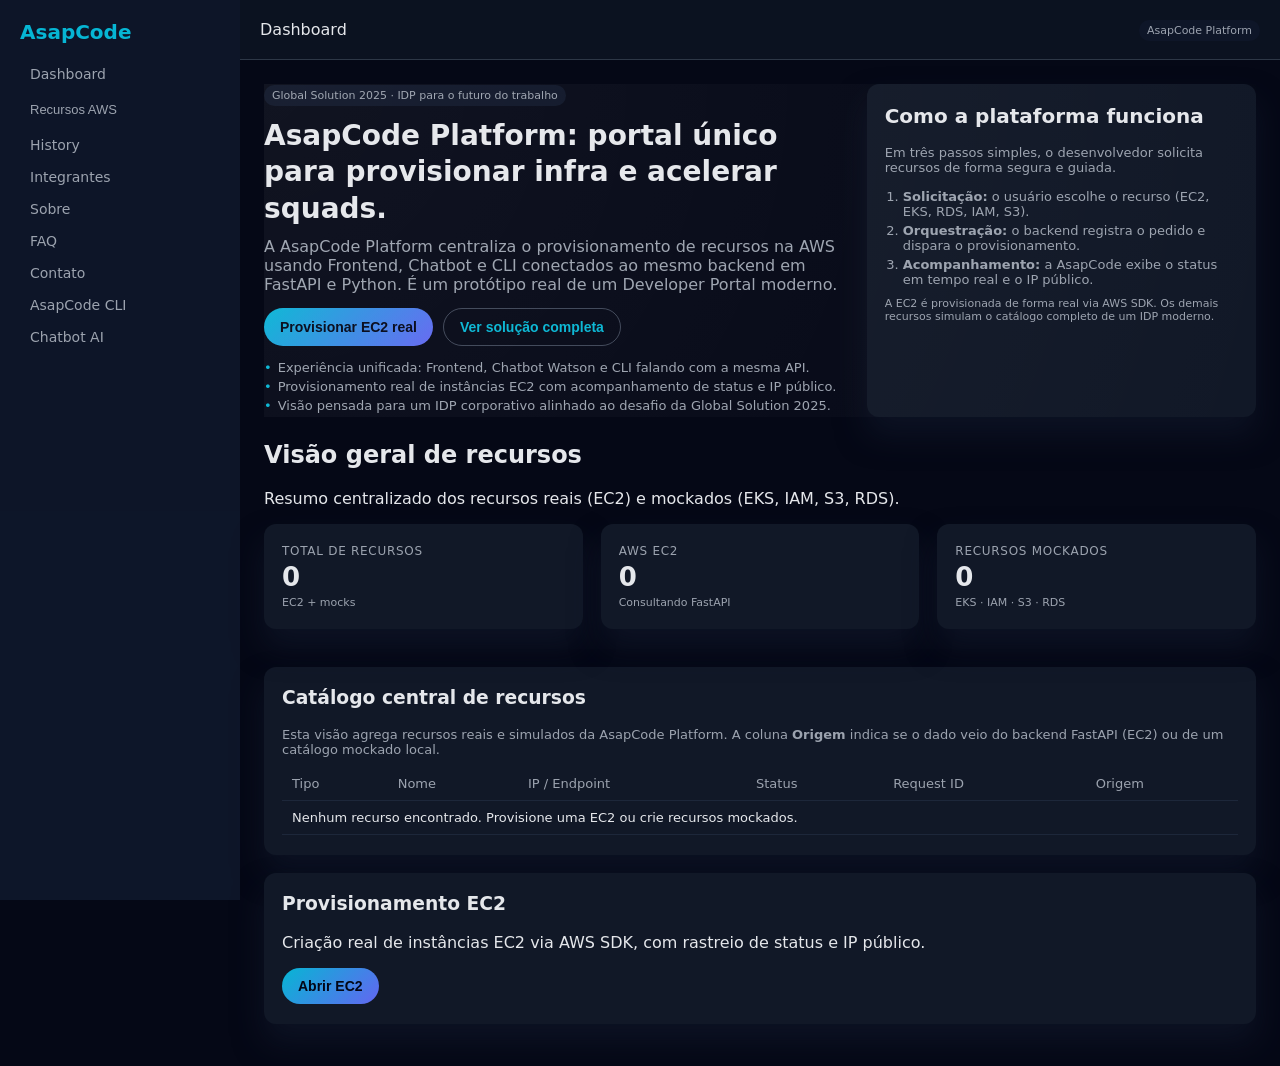
<file: index.html>
<!DOCTYPE html>
<html lang="pt-BR">
<head>
  <meta charset="UTF-8" />
  <meta name="viewport" content="width=device-width, initial-scale=1.0" />
  <title>Dashboard · AsapCode Platform</title>
  <link rel="stylesheet" href="css/style.css" />
  <link rel="stylesheet" href="css/menu-responsive.css" />
</head>
<body>
  <div class="hamburger" onclick="toggleMenu()">☰</div>
  <aside class="sidebar" id="sidebar">
    <h2>AsapCode</h2>
    <a href="index.html">Dashboard</a>
    <div class="sidebar-section">
      <button class="sidebar-section-toggle" type="button">
        <span>Recursos AWS</span>
        <span class="sidebar-section-arrow"></span>
      </button>
      <div class="sidebar-submenu">
        <a href="pages/ec2.html">EC2</a>
        <a href="pages/eks.html">EKS</a>
        <a href="pages/rds.html">RDS</a>
        <a href="pages/iam.html">IAM Roles</a>
        <a href="pages/s3.html">S3</a>
      </div>
    </div>
    <a href="pages/history.html">History</a>
    <a href="pages/integrantes.html">Integrantes</a>
    <a href="pages/sobre.html">Sobre</a>
    <a href="pages/faq.html">FAQ</a>
    <a href="pages/contato.html">Contato</a>
    <a href="pages/solution-01.html">AsapCode CLI</a>
    <a href="pages/solution-02.html">Chatbot AI</a>
  </aside>
  <header class="topbar">
    <div>Dashboard</div>
    <div><span class="badge">AsapCode Platform</span></div>
  </header>
  <!-- Área principal da página -->
<main class="main">
  <section class="hero">
    <div class="hero-text">
      <span class="badge">Global Solution 2025 · IDP para o futuro do trabalho</span>
      <h1>AsapCode Platform: portal único para provisionar infra e acelerar squads.</h1>
      <p>
        A AsapCode Platform centraliza o provisionamento de recursos na AWS usando Frontend, Chatbot
        e CLI conectados ao mesmo backend em FastAPI e Python. É um protótipo real de um
        Developer Portal moderno.
      </p>
      <div class="hero-actions">
        <button class="btn" onclick="window.location.href='pages/ec2.html'">
          Provisionar EC2 real
        </button>
        <button class="btn btn-outline" onclick="window.location.href='pages/solution-01.html'">
          Ver solução completa
        </button>
      </div>
      <ul class="hero-highlights">
        <li>Experiência unificada: Frontend, Chatbot Watson e CLI falando com a mesma API.</li>
        <li>Provisionamento real de instâncias EC2 com acompanhamento de status e IP público.</li>
        <li>Visão pensada para um IDP corporativo alinhado ao desafio da Global Solution 2025.</li>
      </ul>
    </div>
    <div class="hero-panel">
      <div class="card hero-card">
        <h2>Como a plataforma funciona</h2>
        <p class="hero-caption">
          Em três passos simples, o desenvolvedor solicita recursos de forma segura e guiada.
        </p>
        <ol class="hero-steps">
          <li><strong>Solicitação:</strong> o usuário escolhe o recurso (EC2, EKS, RDS, IAM, S3).</li>
          <li><strong>Orquestração:</strong> o backend registra o pedido e dispara o provisionamento.</li>
          <li><strong>Acompanhamento:</strong> a AsapCode exibe o status em tempo real e o IP público.</li>
        </ol>
        <p class="hero-footnote">
          A EC2 é provisionada de forma real via AWS SDK. Os demais recursos simulam o catálogo
          completo de um IDP moderno.
        </p>
      </div>
    </div>
  </section>
  <section class="section">
    <div class="section-header">
      <h2>Visão geral de recursos</h2>
      <p class="section-subtitle">Resumo centralizado dos recursos reais (EC2) e mockados (EKS, IAM, S3, RDS).</p>
    </div>
    <div class="row">
      <div class="col-33">
        <div class="card metric-card">
          <div class="metric-label">Total de recursos</div>
          <div class="metric-value" id="metricTotal">0</div>
          <div class="metric-hint">EC2 + mocks</div>
        </div>
      </div>
      <div class="col-33">
        <div class="card metric-card">
          <div class="metric-label">AWS EC2</div>
          <div class="metric-value" id="metricEc2">0</div>
          <div class="metric-hint">Consultando FastAPI</div>
        </div>
      </div>
      <div class="col-33">
        <div class="card metric-card">
          <div class="metric-label">Recursos mockados</div>
          <div class="metric-value" id="metricMock">0</div>
          <div class="metric-hint">EKS · IAM · S3 · RDS</div>
        </div>
      </div>
    </div>
    <!-- Card de conteúdo -->
<div class="card" style="margin-top:20px; overflow:auto;">
      <h3 style="margin-top:0;">Catálogo central de recursos</h3>
      <p style="font-size:13px;color:var(--muted);margin-bottom:10px;">
        Esta visão agrega recursos reais e simulados da AsapCode Platform. A coluna <strong>Origem</strong> indica se
        o dado veio do backend FastAPI (EC2) ou de um catálogo mockado local.
      </p>
      <table class="table" id="resourceTable">
        <thead>
          <tr>
            <th>Tipo</th>
            <th>Nome</th>
            <th>IP / Endpoint</th>
            <th>Status</th>
            <th>Request ID</th>
            <th>Origem</th>
          </tr>
        </thead>
        <tbody id="resourceTableBody">
          <tr>
            <td colspan="6">Carregando recursos...</td>
          </tr>
        </tbody>
      </table>
    </div>
  </section>
<div class="row">
  <div class="col-33">
    <!-- Card de conteúdo -->
<div class="card">
      <h3>Provisionamento EC2</h3>
      <p>Criação real de instâncias EC2 via AWS SDK, com rastreio de status e IP público.</p>
      <button class="btn" onclick="window.location.href='pages/ec2.html'">Abrir EC2</button>
    </div>
</main>
  <script src="js/mock-resources.js"></script>
  <script src="js/dashboard.js"></script>
  <script src="js/menu.js"></script>
</body>
</html>
</file>
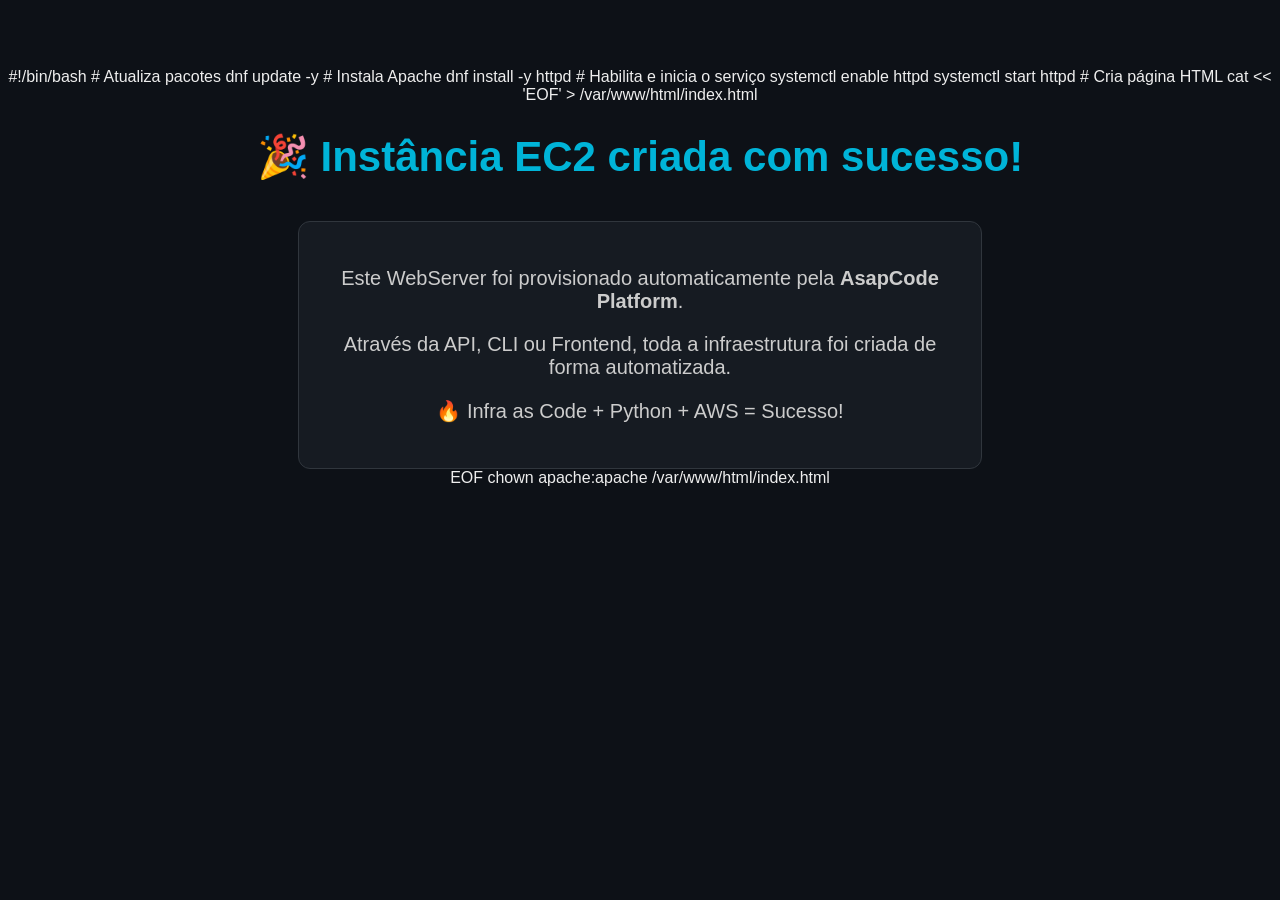
<file: examples_test/user-data.html>
#!/bin/bash
# Atualiza pacotes
dnf update -y
# Instala Apache
dnf install -y httpd
# Habilita e inicia o serviço
systemctl enable httpd
systemctl start httpd
# Cria página HTML
cat << 'EOF' > /var/www/html/index.html
<!DOCTYPE html>
<html lang="pt-br">
<head>
    <meta charset="UTF-8">
    <title>AsapCode Platform - WebServer</title>
    <style>
        body {
            font-family: Arial, sans-serif;
            background: #0d1117;
            color: #eee;
            text-align: center;
            padding-top: 60px;
        }
        h1 { color: #00b4d8; font-size: 42px; }
        p  { color: #ccc; font-size: 20px; }
        .box {
            margin: auto;
            margin-top: 40px;
            width: 50%;
            padding: 25px;
            border-radius: 12px;
            background: #161b22;
            border: 1px solid #30363d;
        }
    </style>
</head>
<body>
    <h1>🎉 Instância EC2 criada com sucesso!</h1>
    <div class="box">
        <p>Este WebServer foi provisionado automaticamente pela <strong>AsapCode Platform</strong>.</p>
        <p>Através da API, CLI ou Frontend, toda a infraestrutura foi criada de forma automatizada.</p>
        <p>🔥 Infra as Code + Python + AWS = Sucesso!</p>
    </div>
</body>
</html>
EOF
chown apache:apache /var/www/html/index.html
</file>
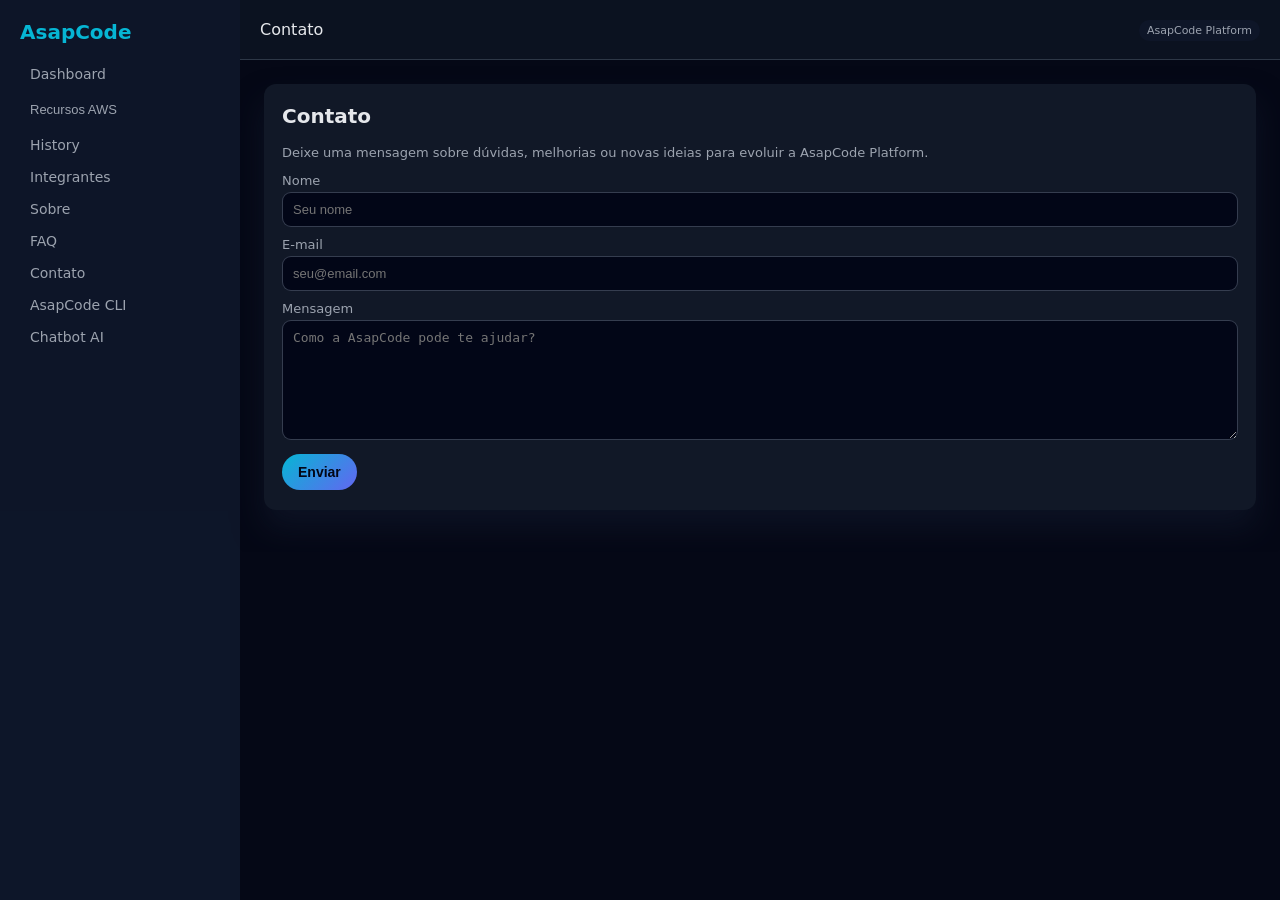
<file: pages/contato.html>
<!DOCTYPE html>
<html lang="pt-BR">
<head>
  <meta charset="UTF-8" />
  <meta name="viewport" content="width=device-width, initial-scale=1.0" />
  <title>Contato · AsapCode Platform</title>
  <link rel="stylesheet" href="../css/style.css" />
  <link rel="stylesheet" href="../css/menu-responsive.css" />
</head>
<body>
  <div class="hamburger" onclick="toggleMenu()">☰</div>
  <aside class="sidebar" id="sidebar">
    <h2>AsapCode</h2>
    <a href="../index.html">Dashboard</a>
    <div class="sidebar-section">
      <button class="sidebar-section-toggle" type="button">
        <span>Recursos AWS</span>
        <span class="sidebar-section-arrow"></span>
      </button>
      <div class="sidebar-submenu">
        <a href="../pages/ec2.html">EC2</a>
        <a href="../pages/eks.html">EKS</a>
        <a href="../pages/rds.html">RDS</a>
        <a href="../pages/iam.html">IAM Roles</a>
        <a href="../pages/s3.html">S3</a>
      </div>
    </div>
    <a href="../pages/history.html">History</a>
    <a href="../pages/integrantes.html">Integrantes</a>
    <a href="../pages/sobre.html">Sobre</a>
    <a href="../pages/faq.html">FAQ</a>
    <a href="../pages/contato.html">Contato</a>
    <a href="../pages/solution-01.html">AsapCode CLI</a>
    <a href="../pages/solution-02.html">Chatbot AI</a>
  </aside>
  <header class="topbar">
    <div>Contato</div>
    <div><span class="badge">AsapCode Platform</span></div>
  </header>
  <!-- Área principal da página -->
  <main class="main">
    <!-- Card de conteúdo -->
    <div class="card">
      <h2>Contato</h2>
      <p style="font-size:13px;color:var(--muted);">
        Deixe uma mensagem sobre dúvidas, melhorias ou novas ideias para evoluir a AsapCode Platform.
      </p>
      <form action="" method="post">
        <label class="label">Nome</label>
        <input class="input" placeholder="Seu nome" required name="Nome" />
        <label class="label">E-mail</label>
        <input class="input" placeholder="seu@email.com" required name="E-mail" />
        <label class="label">Mensagem</label>
        <textarea class="input" placeholder="Como a AsapCode pode te ajudar?"></textarea>
        <button class="btn">Enviar</button>
      </form>
    </div>
  </main>
  <script src="../js/menu.js"></script>
</body>
</html>
</file>
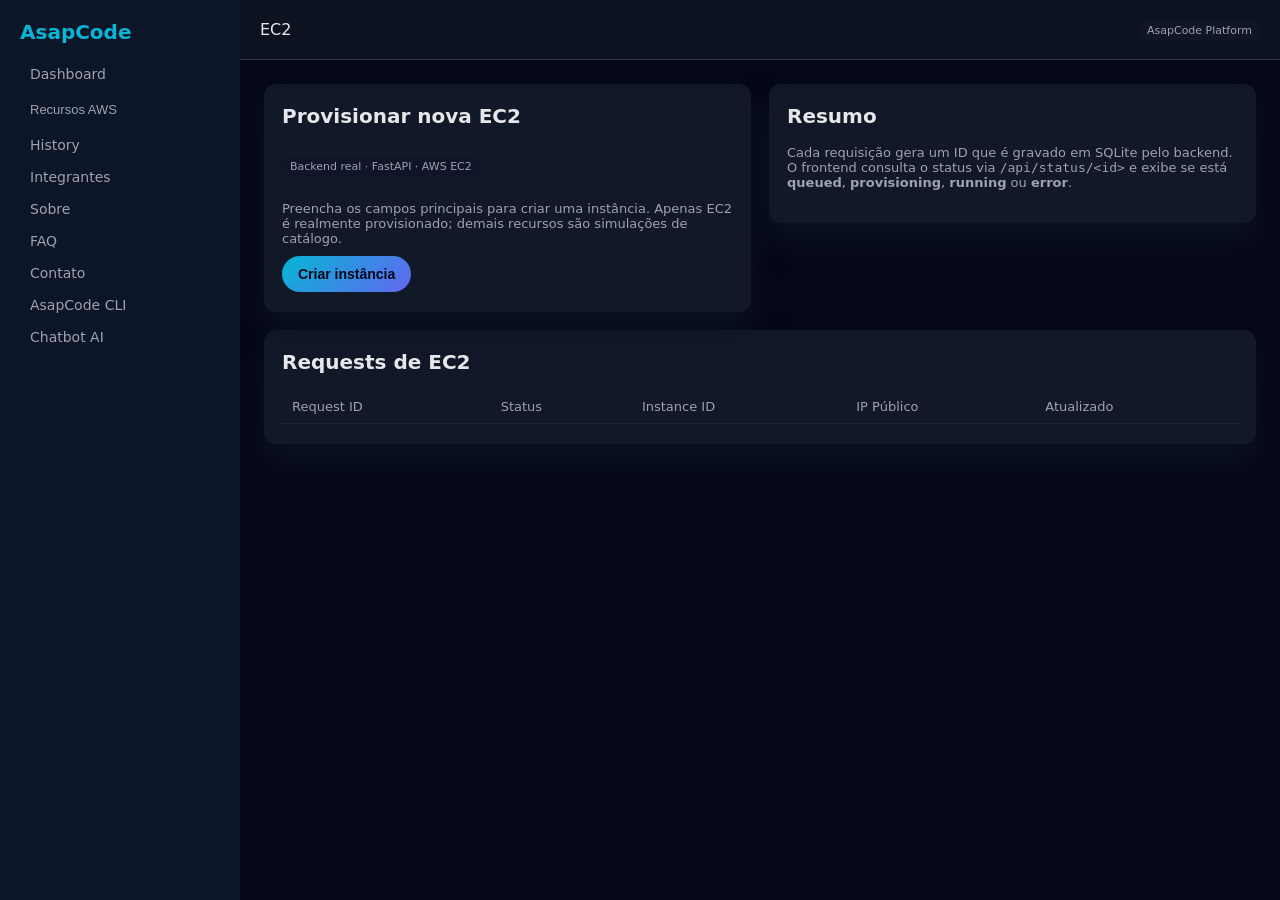
<file: pages/ec2.html>
<!DOCTYPE html>
<html lang="pt-BR">
<head>
  <meta charset="UTF-8" />
  <meta name="viewport" content="width=device-width, initial-scale=1.0" />
  <title>EC2 · AsapCode Platform</title>
  <link rel="stylesheet" href="../css/style.css" />
  <link rel="stylesheet" href="../css/menu-responsive.css" />
</head>
<body>
  <div class="hamburger" onclick="toggleMenu()">☰</div>
  <aside class="sidebar" id="sidebar">
    <h2>AsapCode</h2>
    <a href="../index.html">Dashboard</a>
    <div class="sidebar-section">
      <button class="sidebar-section-toggle" type="button">
        <span>Recursos AWS</span>
        <span class="sidebar-section-arrow"></span>
      </button>
      <div class="sidebar-submenu">
        <a href="../pages/ec2.html">EC2</a>
        <a href="../pages/eks.html">EKS</a>
        <a href="../pages/rds.html">RDS</a>
        <a href="../pages/iam.html">IAM Roles</a>
        <a href="../pages/s3.html">S3</a>
      </div>
    </div>
    <a href="../pages/history.html">History</a>
    <a href="../pages/integrantes.html">Integrantes</a>
    <a href="../pages/sobre.html">Sobre</a>
    <a href="../pages/faq.html">FAQ</a>
    <a href="../pages/contato.html">Contato</a>
    <a href="../pages/solution-01.html">AsapCode CLI</a>
    <a href="../pages/solution-02.html">Chatbot AI</a>
  </aside>
  <header class="topbar">
    <div>EC2</div>
    <div><span class="badge">AsapCode Platform</span></div>
  </header>
  <!-- Área principal da página -->
  <main class="main">
    <div class="row">
      <div class="col-50">
        <!-- Card de conteúdo -->
        <div class="card">
          <h2>Provisionar nova EC2</h2>
          <p class="badge">Backend real · FastAPI · AWS EC2</p>
          <p style="font-size:13px;color:var(--muted);margin-bottom:10px;">
            Preencha os campos principais para criar uma instância. Apenas EC2 é realmente provisionado; demais recursos
            são simulações de catálogo.
          </p>
          <button class="btn" onclick="openEc2Modal()">Criar instância</button>
        </div>
      </div>
      <div class="col-50">
        <!-- Card de conteúdo -->
        <div class="card">
          <h2>Resumo</h2>
          <p style="font-size:13px;color:var(--muted);">
            Cada requisição gera um ID que é gravado em SQLite pelo backend.<br />
            O frontend consulta o status via <code>/api/status/&lt;id&gt;</code> e exibe se está
            <strong>queued</strong>, <strong>provisioning</strong>, <strong>running</strong> ou <strong>error</strong>.
          </p>
        </div>
      </div>
    </div>
    <!-- Card de conteúdo -->
    <div class="card">
      <h2>Requests de EC2</h2>
      <table class="table" id="ec2Table">
        <thead>
          <tr>
            <th>Request ID</th>
            <th>Status</th>
            <th>Instance ID</th>
            <th>IP Público</th>
            <th>Atualizado</th>
          </tr>
        </thead>
        <tbody></tbody>
      </table>
    </div>
    <div class="modal-backdrop" id="ec2Modal">
      <div class="modal">
        <form action="" method="post">
          <h3>Nova instância EC2</h3>
          <label class="label" for="ec2_name">Nome</label>
          <input class="input" id="ec2_name" placeholder="ex: api-prod-01" required name="ec2_name" />
          <label class="label" for="ec2_region">Região</label>
          <input class="input" id="ec2_region" placeholder="ex: us-east-1" required name="ec2_region" />
          <label class="label" for="ec2_ami">AMI ID</label>
          <input class="input" id="ec2_ami" placeholder="ex: ami-123..." required name="ec2_ami" />
          <label class="label" for="ec2_type">Instance type</label>
          <input class="input" id="ec2_type" placeholder="ex: t3.micro" required name="ec2_type" />
          <label class="label" for="ec2_vpc">VPC ID</label>
          <input class="input" id="ec2_vpc" placeholder="ex: vpc-xxxx" required name="ec2_vpc" />
          <label class="label" for="ec2_subnet">Subnet ID</label>
          <input class="input" id="ec2_subnet" placeholder="ex: subnet-xxxx" required name="ec2_subnet" />
          <label class="label" for="ec2_sg">Security Groups</label>
          <input class="input" id="ec2_sg" placeholder="ex: sg-abc,sg-def" required name="ec2_sg" />
          <label class="label" for="ec2_user_data">User data (opcional)</label>
          <textarea class="input" id="ec2_user_data" rows="4" placeholder="#!/bin/bash
yum update -y
echo 'AsapCode provisionando...' > /tmp/asapcode.log"></textarea>
          <div class="modal-actions">
            <button class="btn btn-outline" type="button" onclick="closeEc2Modal()">Cancelar</button>
            <button class="btn" type="button" onclick="asapcodeProvisionEC2()">Provisionar</button>
          </div>
        </form>
      </div>
    </div>
    <script src="../js/ec2.js"></script>
  </main>
  <script src="../js/menu.js"></script>
</body>
</html>
</file>
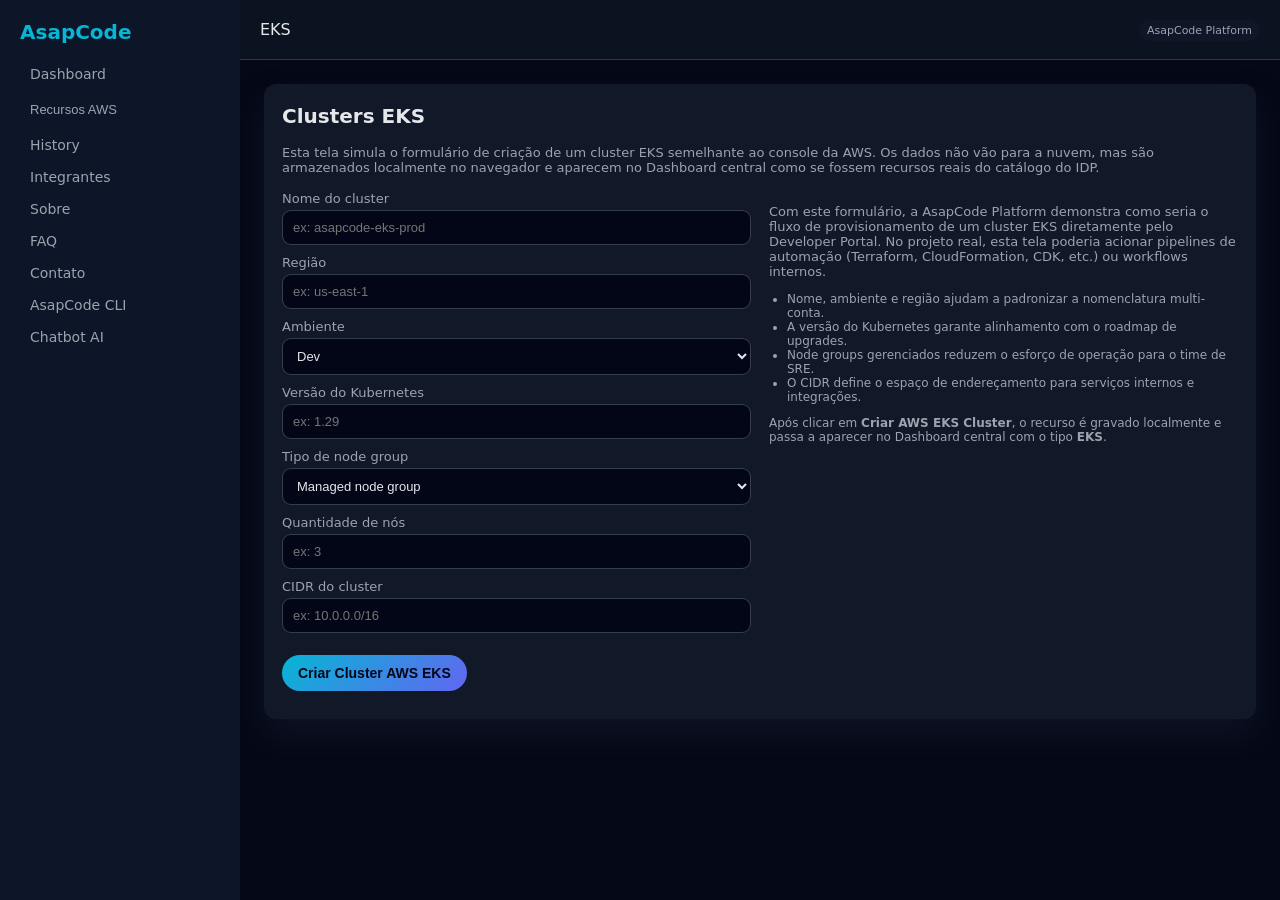
<file: pages/eks.html>
<!DOCTYPE html>
<html lang="pt-BR">
<head>
  <meta charset="UTF-8" />
  <meta name="viewport" content="width=device-width, initial-scale=1.0" />
  <title>EKS · AsapCode Platform</title>
  <link rel="stylesheet" href="../css/style.css" />
  <link rel="stylesheet" href="../css/menu-responsive.css" />
</head>
<body>
  <div class="hamburger" onclick="toggleMenu()">☰</div>
  <aside class="sidebar" id="sidebar">
    <h2>AsapCode</h2>
    <a href="../index.html">Dashboard</a>
    <div class="sidebar-section">
      <button class="sidebar-section-toggle" type="button">
        <span>Recursos AWS</span>
        <span class="sidebar-section-arrow"></span>
      </button>
      <div class="sidebar-submenu">
        <a href="../pages/ec2.html">EC2</a>
        <a href="../pages/eks.html">EKS</a>
        <a href="../pages/rds.html">RDS</a>
        <a href="../pages/iam.html">IAM Roles</a>
        <a href="../pages/s3.html">S3</a>
      </div>
    </div>
    <a href="../pages/history.html">History</a>
    <a href="../pages/integrantes.html">Integrantes</a>
    <a href="../pages/sobre.html">Sobre</a>
    <a href="../pages/faq.html">FAQ</a>
    <a href="../pages/contato.html">Contato</a>
    <a href="../pages/solution-01.html">AsapCode CLI</a>
    <a href="../pages/solution-02.html">Chatbot AI</a>
  </aside>
  <header class="topbar">
    <div>EKS</div>
    <div><span class="badge">AsapCode Platform</span></div>
  </header>
  <!-- Área principal da página -->
  <main class="main">
    <!-- Card de conteúdo -->
    <div class="card">
      <h2>Clusters EKS</h2>
      <p style="font-size:13px;color:var(--muted);margin-bottom:16px;">
        Esta tela simula o formulário de criação de um cluster EKS semelhante ao console da AWS.
        Os dados não vão para a nuvem, mas são armazenados localmente no navegador e aparecem no Dashboard central
        como se fossem recursos reais do catálogo do IDP.
      </p>
      <div class="row">
        <div class="col-50">
          <form action="" method="post">
            <label class="label" for="eksName">Nome do cluster</label>
            <input id="eksName" class="input" placeholder="ex: asapcode-eks-prod" required name="eksName" />
            <label class="label" for="eksRegion">Região</label>
            <input id="eksRegion" class="input" placeholder="ex: us-east-1" required name="eksRegion" />
            <label class="label" for="eksEnv">Ambiente</label>
            <select id="eksEnv" class="input">
              <option value="dev">Dev</option>
              <option value="hml">Homologação</option>
              <option value="prod">Produção</option>
            </select>
            <label class="label" for="eksVersion">Versão do Kubernetes</label>
            <input id="eksVersion" class="input" placeholder="ex: 1.29" required name="eksVersion" />
            <label class="label" for="eksNodeType">Tipo de node group</label>
            <select id="eksNodeType" class="input">
              <option value="managed">Managed node group</option>
              <option value="self-managed">Self-managed</option>
            </select>
            <label class="label" for="eksNodes">Quantidade de nós</label>
            <input id="eksNodes" class="input" type="number" min="1" placeholder="ex: 3" required name="eksNodes" />
            <label class="label" for="eksCidr">CIDR do cluster</label>
            <input id="eksCidr" class="input" placeholder="ex: 10.0.0.0/16" required name="eksCidr" />
            <button class="btn" type="button" style="margin-top:12px;" onclick="asapcodeCreateEks()">
              Criar Cluster AWS EKS
            </button>
          </form>
          <div id="eksMessage" style="margin-top:8px;font-size:12px;"></div>
        </div>
        <div class="col-50">
          <p style="font-size:13px;color:var(--muted);">
            Com este formulário, a AsapCode Platform demonstra como seria o fluxo de provisionamento de um cluster EKS
            diretamente pelo Developer Portal. No projeto real, esta tela poderia acionar pipelines de automação
            (Terraform,
            CloudFormation, CDK, etc.) ou workflows internos.
          </p>
          <ul style="font-size:12px;color:var(--muted);padding-left:18px;">
            <li>Nome, ambiente e região ajudam a padronizar a nomenclatura multi-conta.</li>
            <li>A versão do Kubernetes garante alinhamento com o roadmap de upgrades.</li>
            <li>Node groups gerenciados reduzem o esforço de operação para o time de SRE.</li>
            <li>O CIDR define o espaço de endereçamento para serviços internos e integrações.</li>
          </ul>
          <p style="font-size:12px;color:var(--muted);margin-top:8px;">
            Após clicar em <strong>Criar AWS EKS Cluster</strong>, o recurso é gravado localmente e passa a
            aparecer no Dashboard central com o tipo <strong>EKS</strong>.
          </p>
        </div>
      </div>
    </div>
  </main>
  <script src="../js/mock-resources.js"></script>
  <script src="../js/menu.js"></script>
</body>
</html>
</file>
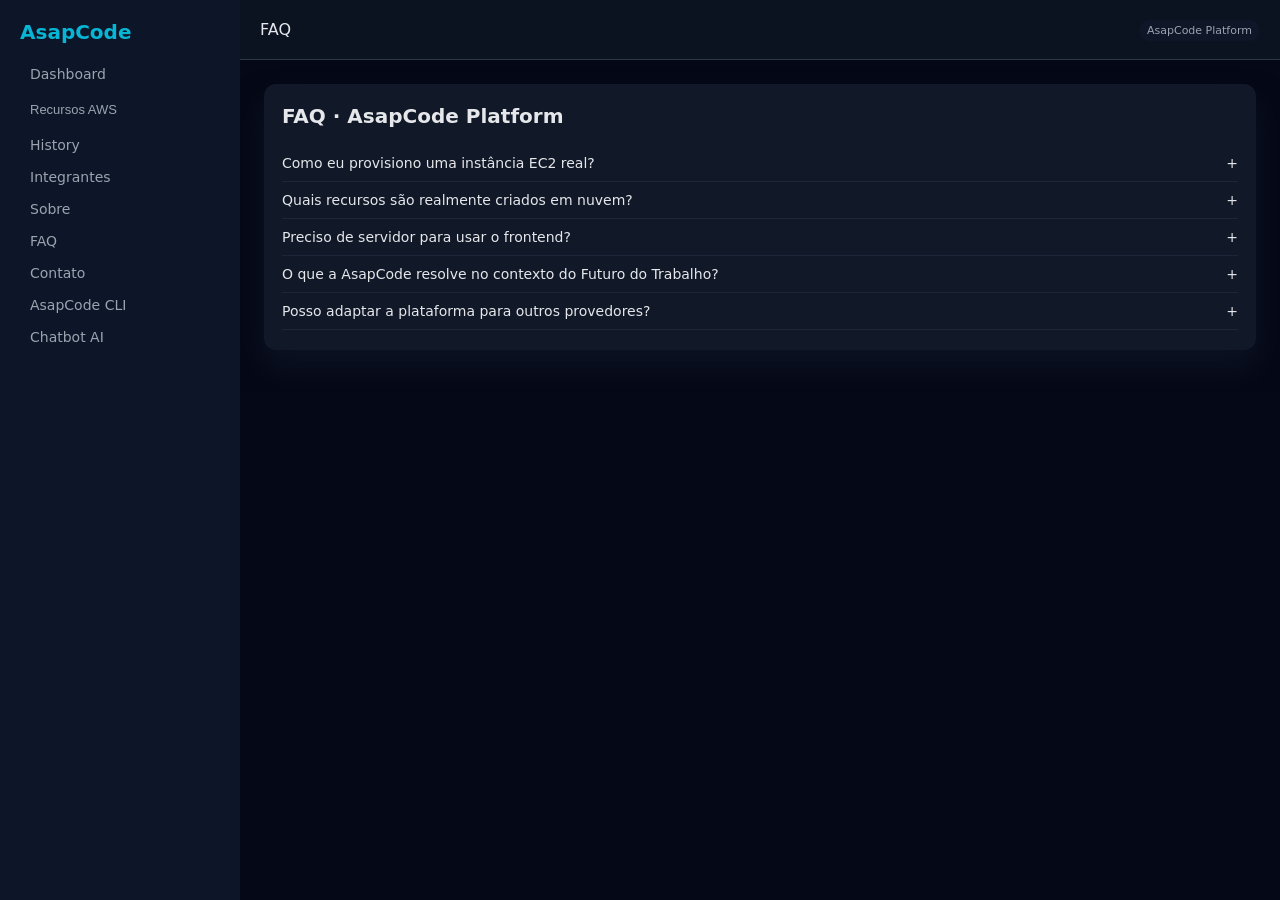
<file: pages/faq.html>
<!DOCTYPE html>
<html lang="pt-BR">
<head>
  <meta charset="UTF-8" />
  <meta name="viewport" content="width=device-width, initial-scale=1.0" />
  <title>FAQ · AsapCode Platform</title>
  <link rel="stylesheet" href="../css/style.css" />
  <link rel="stylesheet" href="../css/menu-responsive.css" />
</head>
<body>
  <div class="hamburger" onclick="toggleMenu()">☰</div>
  <aside class="sidebar" id="sidebar">
    <h2>AsapCode</h2>
    <a href="../index.html">Dashboard</a>
    <div class="sidebar-section">
      <button class="sidebar-section-toggle" type="button">
        <span>Recursos AWS</span>
        <span class="sidebar-section-arrow"></span>
      </button>
      <div class="sidebar-submenu">
        <a href="../pages/ec2.html">EC2</a>
        <a href="../pages/eks.html">EKS</a>
        <a href="../pages/rds.html">RDS</a>
        <a href="../pages/iam.html">IAM Roles</a>
        <a href="../pages/s3.html">S3</a>
      </div>
    </div>
    <a href="../pages/history.html">History</a>
    <a href="../pages/integrantes.html">Integrantes</a>
    <a href="../pages/sobre.html">Sobre</a>
    <a href="../pages/faq.html">FAQ</a>
    <a href="../pages/contato.html">Contato</a>
    <a href="../pages/solution-01.html">AsapCode CLI</a>
    <a href="../pages/solution-02.html">Chatbot AI</a>
  </aside>
  <header class="topbar">
    <div>FAQ</div>
    <div><span class="badge">AsapCode Platform</span></div>
  </header>
  <!-- Área principal da página -->
<main class="main">
<!-- Card de conteúdo -->
<div class="card">
  <h2>FAQ · AsapCode Platform</h2>
  <div class="faq-item">
    <div class="faq-q">
      <span>Como eu provisiono uma instância EC2 real?</span><span>+</span>
    </div>
    <div class="faq-a">
      Acesse o menu EC2, clique em &ldquo;Criar instância&rdquo;, preencha os campos obrigatórios
      (nome, região, AMI, tipo, VPC, subnet e security groups) e confirme.
      O backend FastAPI chama a AWS e a tabela é atualizada via API de status.
    </div>
  </div>
  <div class="faq-item">
    <div class="faq-q">
      <span>Quais recursos são realmente criados em nuvem?</span><span>+</span>
    </div>
    <div class="faq-a">
      Apenas EC2 é provisionado de forma real nesta versão. EKS, RDS, IAM e S3 são simulados,
      mas seguem o mesmo padrão de UX, facilitando a evolução futura da plataforma.
    </div>
  </div>
  <div class="faq-item">
    <div class="faq-q">
      <span>Preciso de servidor para usar o frontend?</span><span>+</span>
    </div>
    <div class="faq-a">
      O frontend foi construído para funcionar via <code>file://</code>. Para o fluxo completo de EC2,
      é necessário apenas subir o backend FastAPI localmente em <code>http://localhost:8000</code>.
    </div>
  </div>
  <div class="faq-item">
    <div class="faq-q">
      <span>O que a AsapCode resolve no contexto do Futuro do Trabalho?</span><span>+</span>
    </div>
    <div class="faq-a">
      A plataforma reduz fricção em tarefas de infraestrutura, libera o time para atividades de maior valor
      e serve como ambiente de prática e requalificação contínua em cloud, automação e boas práticas.
    </div>
  </div>
  <div class="faq-item">
    <div class="faq-q">
      <span>Posso adaptar a plataforma para outros provedores?</span><span>+</span>
    </div>
    <div class="faq-a">
      Sim. O design do frontend e o contrato da API foram pensados para serem facilmente estendidos
      a outros provedores de nuvem, mantendo a experiência de IDP única para o usuário.
    </div>
  </div>
</div>
<script src="../js/faq.js"></script>
  </main>
  <script src="../js/menu.js"></script>
</body>
</html>
</file>
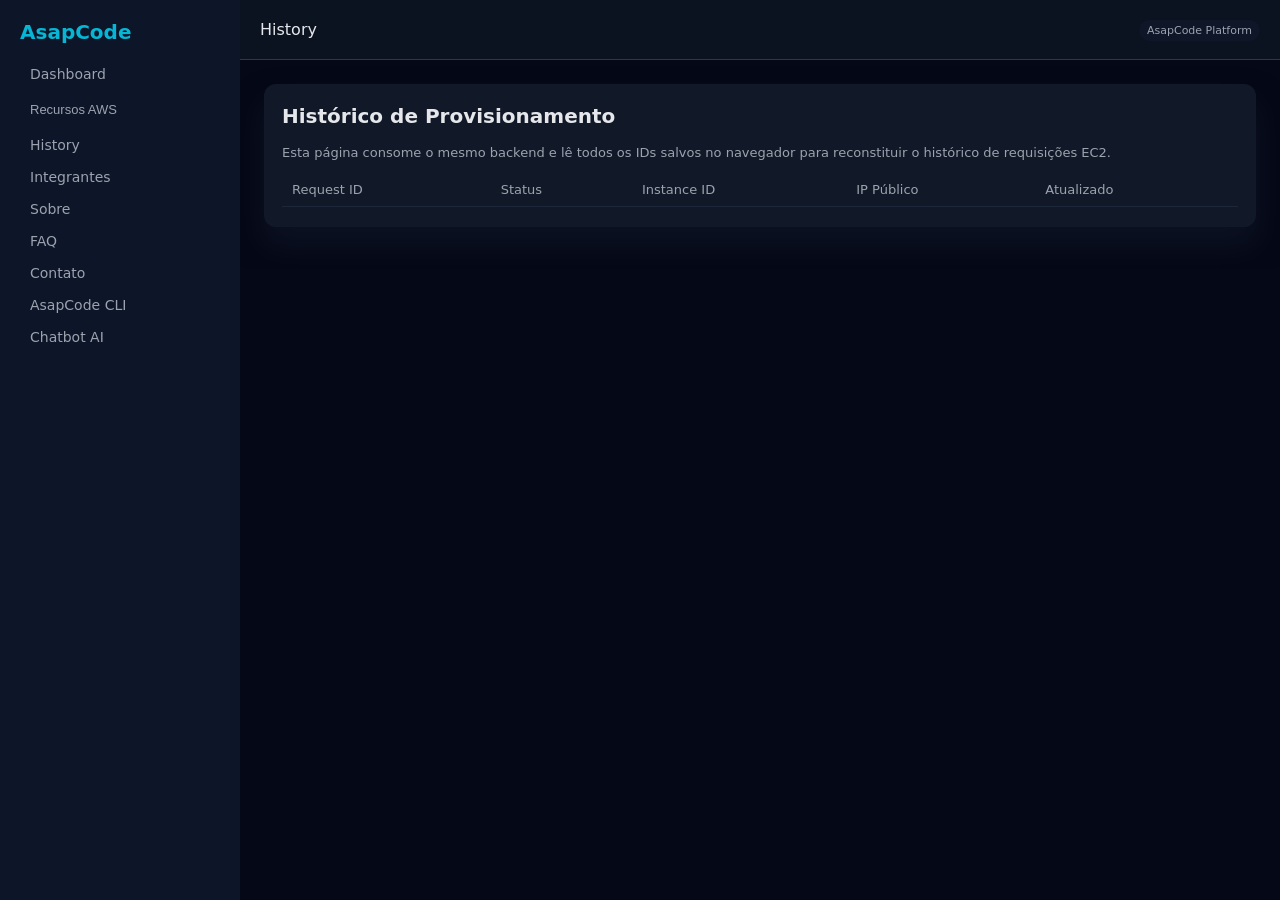
<file: pages/history.html>
<!DOCTYPE html>
<html lang="pt-BR">
<head>
  <meta charset="UTF-8" />
  <meta name="viewport" content="width=device-width, initial-scale=1.0" />
  <title>History · AsapCode Platform</title>
  <link rel="stylesheet" href="../css/style.css" />
  <link rel="stylesheet" href="../css/menu-responsive.css" />
  
</head>
<body>
  <div class="hamburger" onclick="toggleMenu()">☰</div>
  <aside class="sidebar" id="sidebar">
    <h2>AsapCode</h2>
    <a href="../index.html">Dashboard</a>
    <div class="sidebar-section">
      <button class="sidebar-section-toggle" type="button">
        <span>Recursos AWS</span>
        <span class="sidebar-section-arrow"></span>
      </button>
      <div class="sidebar-submenu">
        <a href="../pages/ec2.html">EC2</a>
        <a href="../pages/eks.html">EKS</a>
        <a href="../pages/rds.html">RDS</a>
        <a href="../pages/iam.html">IAM Roles</a>
        <a href="../pages/s3.html">S3</a>
      </div>
    </div>
    <a href="../pages/history.html">History</a>
    <a href="../pages/integrantes.html">Integrantes</a>
    <a href="../pages/sobre.html">Sobre</a>
    <a href="../pages/faq.html">FAQ</a>
    <a href="../pages/contato.html">Contato</a>
    <a href="../pages/solution-01.html">AsapCode CLI</a>
    <a href="../pages/solution-02.html">Chatbot AI</a>
  </aside>
  <header class="topbar">
    <div>History</div>
    <div><span class="badge">AsapCode Platform</span></div>
  </header>
  <!-- Área principal da página -->
<main class="main">
    
<!-- Card de conteúdo -->
<div class="card">
  <h2>Histórico de Provisionamento</h2>
  <p style="font-size:13px;color:var(--muted);">
    Esta página consome o mesmo backend e lê todos os IDs salvos no navegador para reconstituir o histórico de requisições EC2.
  </p>
  <table class="table" id="historyTable">
    <thead>
      <tr>
        <th>Request ID</th>
        <th>Status</th>
        <th>Instance ID</th>
        <th>IP Público</th>
        <th>Atualizado</th>
      </tr>
    </thead>
    <tbody></tbody>
  </table>
</div>
<script src="../js/history.js"></script>

  </main>
  <script src="../js/menu.js"></script>
</body>
</html>
</file>
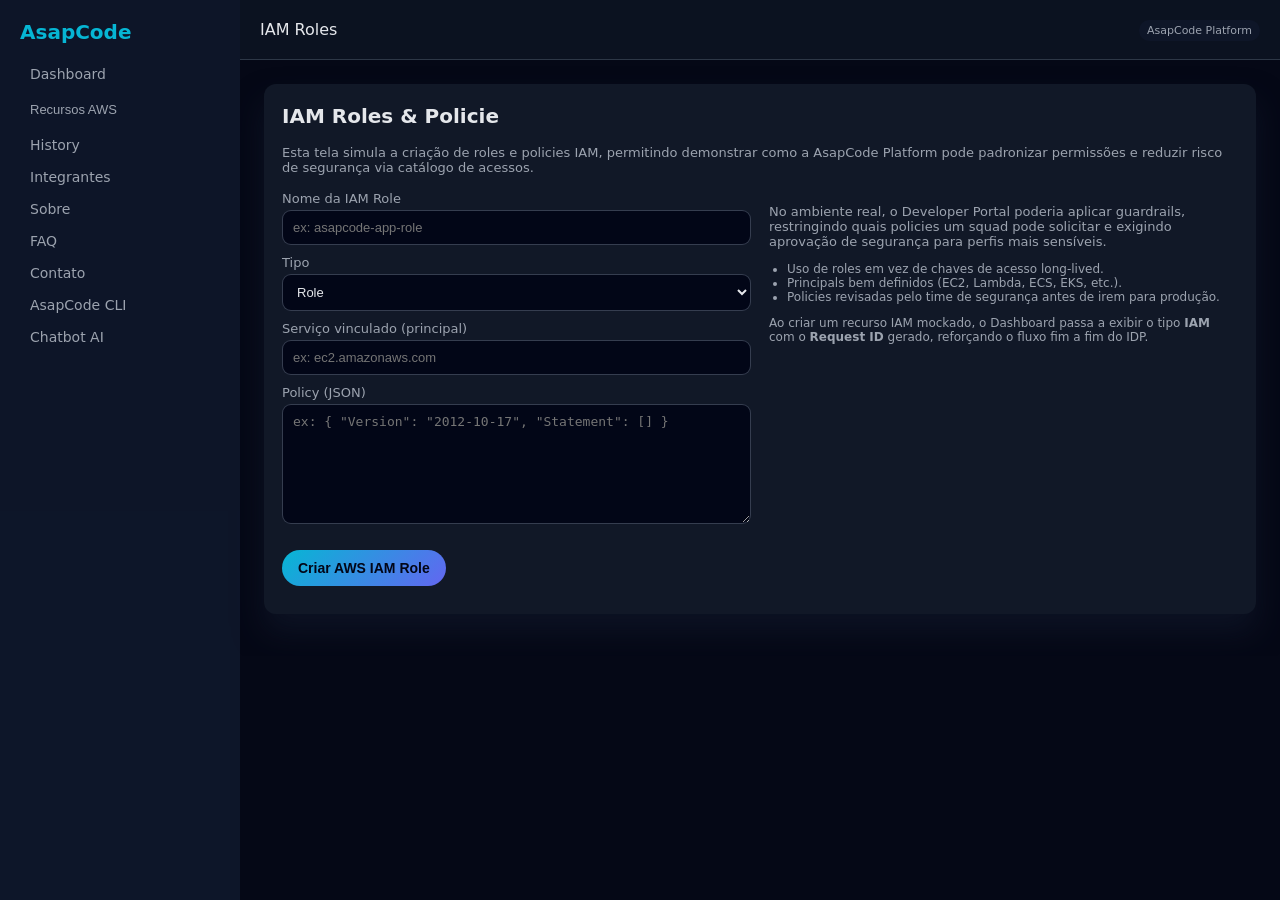
<file: pages/iam.html>
<!DOCTYPE html>
<html lang="pt-BR">
<head>
  <meta charset="UTF-8" />
  <meta name="viewport" content="width=device-width, initial-scale=1.0" />
  <title>IAM Roles · AsapCode Platform</title>
  <link rel="stylesheet" href="../css/style.css" />
  <link rel="stylesheet" href="../css/menu-responsive.css" />
</head>
<body>
  <div class="hamburger" onclick="toggleMenu()">☰</div>
  <aside class="sidebar" id="sidebar">
    <h2>AsapCode</h2>
    <a href="../index.html">Dashboard</a>
    <div class="sidebar-section">
      <button class="sidebar-section-toggle" type="button">
        <span>Recursos AWS</span>
        <span class="sidebar-section-arrow"></span>
      </button>
      <div class="sidebar-submenu">
        <a href="../pages/ec2.html">EC2</a>
        <a href="../pages/eks.html">EKS</a>
        <a href="../pages/rds.html">RDS</a>
        <a href="../pages/iam.html">IAM Roles</a>
        <a href="../pages/s3.html">S3</a>
      </div>
    </div>
    <a href="../pages/history.html">History</a>
    <a href="../pages/integrantes.html">Integrantes</a>
    <a href="../pages/sobre.html">Sobre</a>
    <a href="../pages/faq.html">FAQ</a>
    <a href="../pages/contato.html">Contato</a>
    <a href="../pages/solution-01.html">AsapCode CLI</a>
    <a href="../pages/solution-02.html">Chatbot AI</a>
  </aside>
  <header class="topbar">
    <div>IAM Roles</div>
    <div><span class="badge">AsapCode Platform</span></div>
  </header>
  <!-- Área principal da página -->
<main class="main">
    <!-- Card de conteúdo -->
<div class="card">
      <h2>IAM Roles & Policie</h2>
      <p style="font-size:13px;color:var(--muted);margin-bottom:16px;">
        Esta tela simula a criação de roles e policies IAM, permitindo demonstrar como a AsapCode Platform pode
        padronizar permissões e reduzir risco de segurança via catálogo de acessos.
      </p>
      <div class="row">
        <div class="col-50">
          <form action="" method="post">
            <label class="label" for="iamName">Nome da IAM Role</label>
            <input id="iamName" class="input" placeholder="ex: asapcode-app-role" required name="iamName" />
            <label class="label" for="iamType">Tipo</label>
            <select id="iamType" class="input">
              <option value="role">Role</option>
              <option value="policy">Inline policy</option>
            </select>
            <label class="label" for="iamPrincipal">Serviço vinculado (principal)</label>
            <input id="iamPrincipal" class="input" placeholder="ex: ec2.amazonaws.com" required name="iamPrincipal" />
            <label class="label" for="iamPolicy">Policy (JSON)</label>
            <textarea id="iamPolicy" class="input" rows="6"
              placeholder='ex: { "Version": "2012-10-17", "Statement": [] }'></textarea>

            <button class="btn" style="margin-top:12px;" onclick="asapcodeCreateIam()">Criar AWS IAM Role</button>
          </form>
          <div id="iamMessage" style="margin-top:8px;font-size:12px;"></div>
        </div>
        <div class="col-50">
          <p style="font-size:13px;color:var(--muted);">
            No ambiente real, o Developer Portal poderia aplicar guardrails, restringindo quais policies um squad pode
            solicitar
            e exigindo aprovação de segurança para perfis mais sensíveis.
          </p>
          <ul style="font-size:12px;color:var(--muted);padding-left:18px;">
            <li>Uso de roles em vez de chaves de acesso long-lived.</li>
            <li>Principals bem definidos (EC2, Lambda, ECS, EKS, etc.).</li>
            <li>Policies revisadas pelo time de segurança antes de irem para produção.</li>
          </ul>
          <p style="font-size:12px;color:var(--muted);margin-top:8px;">
            Ao criar um recurso IAM mockado, o Dashboard passa a exibir o tipo <strong>IAM</strong> com o
            <strong>Request ID</strong> gerado, reforçando o fluxo fim a fim do IDP.
          </p>
        </div>
      </div>
    </div>
  </main>
  <script src="../js/mock-resources.js"></script>
  <script src="../js/menu.js"></script>
</body>
</html>
</file>
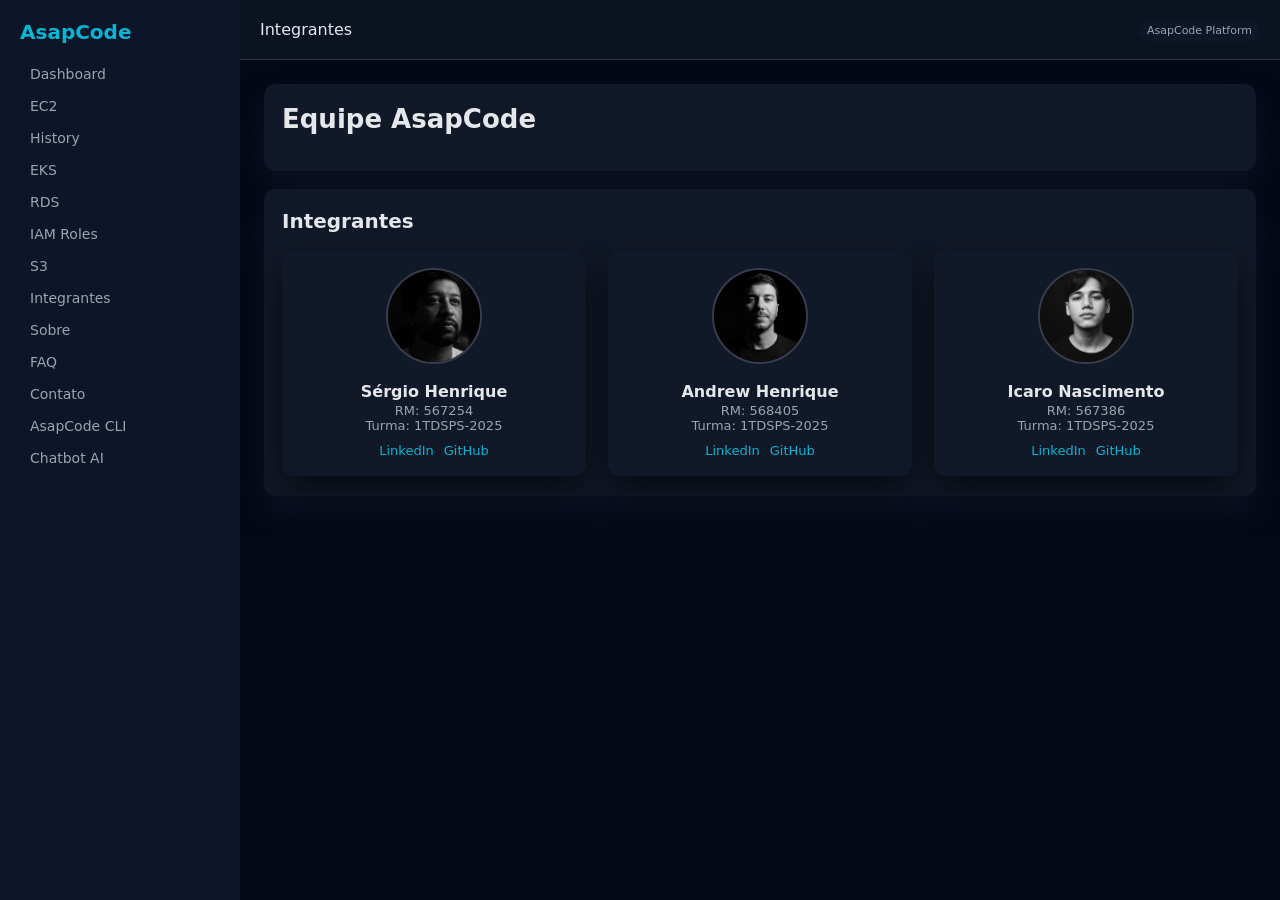
<file: pages/integrantes.html>
<!DOCTYPE html>
<html lang="pt-BR">
<head>
  <meta charset="UTF-8" />
  <meta name="viewport" content="width=device-width, initial-scale=1.0" />
  <title>Integrantes · AsapCode Platform</title>
  <link rel="stylesheet" href="../css/style.css" />
  <link rel="stylesheet" href="../css/menu-responsive.css" />
  <link rel="stylesheet" href="../css/integrantes.css" />
</head>
<body>
  <!-- Ícone hamburguer (mobile) -->
  <div class="hamburger" onclick="toggleMenu()">☰</div>
  <!-- Sidebar padrão da AsapCode -->
  <aside class="sidebar" id="sidebar">
    <h2>AsapCode</h2>
    <a href="../index.html">Dashboard</a>
    <a href="ec2.html">EC2</a>
    <a href="history.html">History</a>
    <a href="eks.html">EKS</a>
    <a href="rds.html">RDS</a>
    <a href="iam.html">IAM Roles</a>
    <a href="s3.html">S3</a>
    <a href="integrantes.html" class="active">Integrantes</a>
    <a href="sobre.html">Sobre</a>
    <a href="faq.html">FAQ</a>
    <a href="contato.html">Contato</a>
    <a href="solution-01.html">AsapCode CLI</a>
    <a href="solution-02.html">Chatbot AI</a>
  </aside>
  <!-- Topbar -->
  <header class="topbar">
    <div>Integrantes</div>
    <div><span class="badge">AsapCode Platform</span></div>
  </header>
  <!-- Conteúdo principal -->
  <!-- Área principal da página -->
  <main class="main">
    <!-- Card de conteúdo -->
    <div class="card">
      <h1>Equipe AsapCode</h1>
    </div>
    <section class="card">
      <h2>Integrantes</h2>
      <div id="team-grid" class="team-grid"></div>
    </section>
  </main>
  <script src="../js/menu.js"></script>
  <script src="../js/integrantes.js"></script>
</body>
</html>
</file>
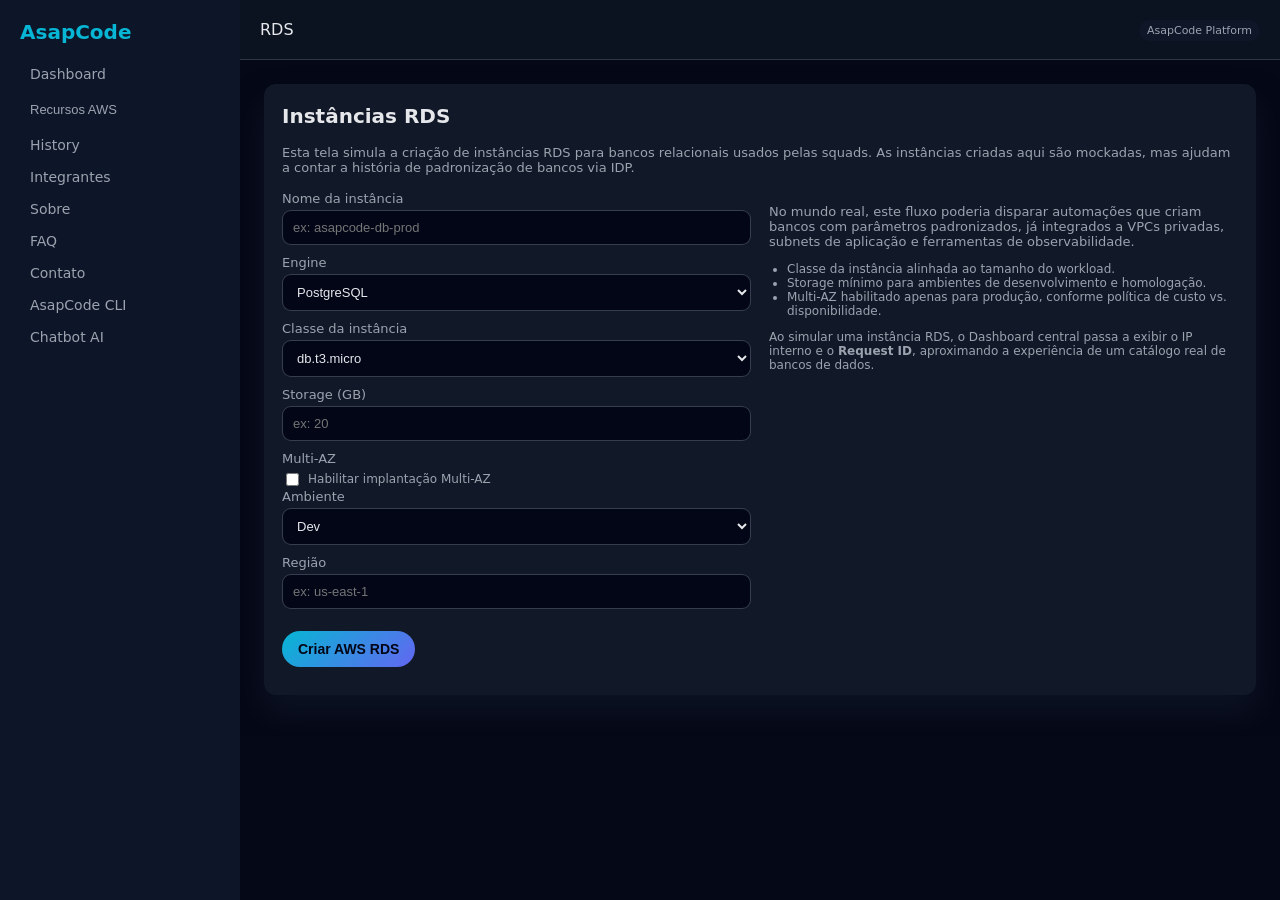
<file: pages/rds.html>
<!DOCTYPE html>
<html lang="pt-BR">
<head>
  <meta charset="UTF-8" />
  <meta name="viewport" content="width=device-width, initial-scale=1.0" />
  <title>RDS · AsapCode Platform</title>
  <link rel="stylesheet" href="../css/style.css" />
  <link rel="stylesheet" href="../css/menu-responsive.css" />
</head>
<body>
  <div class="hamburger" onclick="toggleMenu()">☰</div>
  <aside class="sidebar" id="sidebar">
    <h2>AsapCode</h2>
    <a href="../index.html">Dashboard</a>
    <div class="sidebar-section">
      <button class="sidebar-section-toggle" type="button">
        <span>Recursos AWS</span>
        <span class="sidebar-section-arrow"></span>
      </button>
      <div class="sidebar-submenu">
        <a href="../pages/ec2.html">EC2</a>
        <a href="../pages/eks.html">EKS</a>
        <a href="../pages/rds.html">RDS</a>
        <a href="../pages/iam.html">IAM Roles</a>
        <a href="../pages/s3.html">S3</a>
      </div>
    </div>
    <a href="../pages/history.html">History</a>
    <a href="../pages/integrantes.html">Integrantes</a>
    <a href="../pages/sobre.html">Sobre</a>
    <a href="../pages/faq.html">FAQ</a>
    <a href="../pages/contato.html">Contato</a>
    <a href="../pages/solution-01.html">AsapCode CLI</a>
    <a href="../pages/solution-02.html">Chatbot AI</a>
  </aside>
  <header class="topbar">
    <div>RDS</div>
    <div><span class="badge">AsapCode Platform</span></div>
  </header>
    <!-- Área principal da página -->
<main class="main">
<!-- Card de conteúdo -->
<div class="card">
  <h2>Instâncias RDS</h2>
  <p style="font-size:13px;color:var(--muted);margin-bottom:16px;">
    Esta tela simula a criação de instâncias RDS para bancos relacionais usados pelas squads.
    As instâncias criadas aqui são mockadas, mas ajudam a contar a história de padronização de bancos via IDP.
  </p>
  <div class="row">
    <div class="col-50">
      <form action="" method="post">
      <label class="label" for="rdsName">Nome da instância</label>
      <input id="rdsName" class="input" placeholder="ex: asapcode-db-prod" required name="rdsName" />
      <label class="label" for="rdsEngine">Engine</label>
      <select id="rdsEngine" class="input">
        <option value="postgres">PostgreSQL</option>
        <option value="mysql">MySQL</option>
        <option value="aurora-mysql">Aurora MySQL</option>
      </select>
      <label class="label" for="rdsClass">Classe da instância</label>
      <select id="rdsClass" class="input">
        <option value="db.t3.micro">db.t3.micro</option>
        <option value="db.t3.small">db.t3.small</option>
        <option value="db.t3.medium">db.t3.medium</option>
      </select>
      <label class="label" for="rdsStorage">Storage (GB)</label>
      <input id="rdsStorage" class="input" type="number" min="20" placeholder="ex: 20" required name="rdsStorage" />
      <label class="label" for="rdsMultiAz">Multi-AZ</label>
      <div style="display:flex;align-items:center;gap:6px;">
        <input id="rdsMultiAz" type="checkbox" />
        <span style="font-size:12px;color:var(--muted);">Habilitar implantação Multi-AZ</span>
      </div>
      <label class="label" for="rdsEnv">Ambiente</label>
      <select id="rdsEnv" class="input">
        <option value="dev">Dev</option>
        <option value="hml">Homologação</option>
        <option value="prod">Produção</option>
      </select>
      <label class="label" for="rdsRegion">Região</label>
      <input id="rdsRegion" class="input" placeholder="ex: us-east-1" required name="rdsRegion" />
      <button class="btn" style="margin-top:12px;" onclick="asapcodeCreateRds()">Criar AWS RDS</button>
      </form>
      <div id="rdsMessage" style="margin-top:8px;font-size:12px;"></div>
    </div>
    <div class="col-50">
      <p style="font-size:13px;color:var(--muted);">
        No mundo real, este fluxo poderia disparar automações que criam bancos com parâmetros padronizados, 
        já integrados a VPCs privadas, subnets de aplicação e ferramentas de observabilidade.
      </p>
      <ul style="font-size:12px;color:var(--muted);padding-left:18px;">
        <li>Classe da instância alinhada ao tamanho do workload.</li>
        <li>Storage mínimo para ambientes de desenvolvimento e homologação.</li>
        <li>Multi-AZ habilitado apenas para produção, conforme política de custo vs. disponibilidade.</li>
      </ul>
      <p style="font-size:12px;color:var(--muted);margin-top:8px;">
        Ao simular uma instância RDS, o Dashboard central passa a exibir o IP interno e o <strong>Request ID</strong>,
        aproximando a experiência de um catálogo real de bancos de dados.
      </p>
    </div>
  </div>
</div>
  </main>
  <script src="../js/mock-resources.js"></script>
  <script src="../js/menu.js"></script>
</body>
</html>
</file>
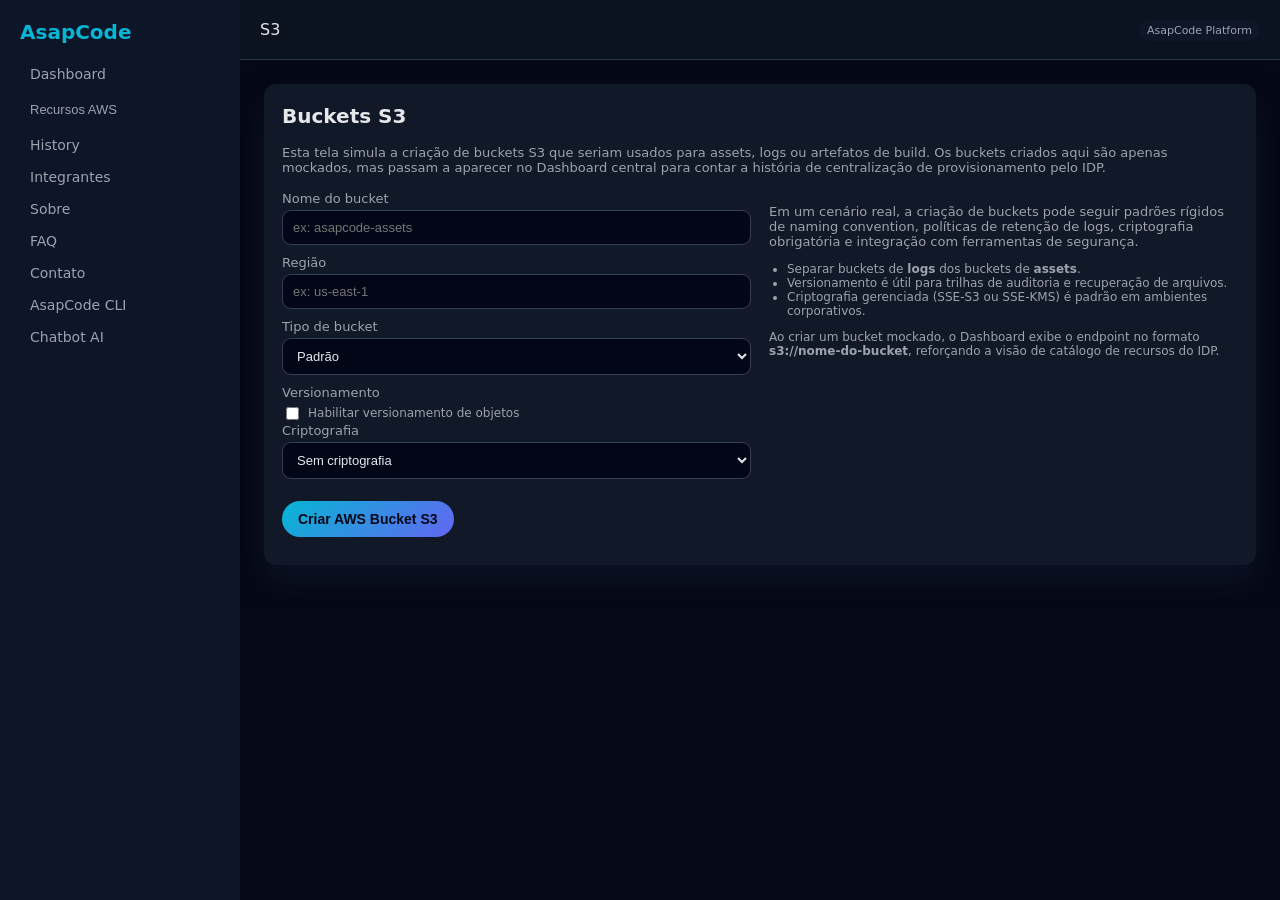
<file: pages/s3.html>
<!DOCTYPE html>
<html lang="pt-BR">
<head>
  <meta charset="UTF-8" />
  <meta name="viewport" content="width=device-width, initial-scale=1.0" />
  <title>S3 · AsapCode Platform</title>
  <link rel="stylesheet" href="../css/style.css" />
  <link rel="stylesheet" href="../css/menu-responsive.css" />
</head>
<body>
  <div class="hamburger" onclick="toggleMenu()">☰</div>
  <aside class="sidebar" id="sidebar">
    <h2>AsapCode</h2>
    <a href="../index.html">Dashboard</a>
    <div class="sidebar-section">
      <button class="sidebar-section-toggle" type="button">
        <span>Recursos AWS</span>
        <span class="sidebar-section-arrow"></span>
      </button>
      <div class="sidebar-submenu">
        <a href="../pages/ec2.html">EC2</a>
        <a href="../pages/eks.html">EKS</a>
        <a href="../pages/rds.html">RDS</a>
        <a href="../pages/iam.html">IAM Roles</a>
        <a href="../pages/s3.html">S3</a>
      </div>
    </div>
    <a href="../pages/history.html">History</a>
    <a href="../pages/integrantes.html">Integrantes</a>
    <a href="../pages/sobre.html">Sobre</a>
    <a href="../pages/faq.html">FAQ</a>
    <a href="../pages/contato.html">Contato</a>
    <a href="../pages/solution-01.html">AsapCode CLI</a>
    <a href="../pages/solution-02.html">Chatbot AI</a>
  </aside>
  <header class="topbar">
    <div>S3</div>
    <div><span class="badge">AsapCode Platform</span></div>
  </header>
  <!-- Área principal da página -->
  <main class="main">
    <!-- Card de conteúdo -->
    <div class="card">
      <h2>Buckets S3</h2>
      <p style="font-size:13px;color:var(--muted);margin-bottom:16px;">
        Esta tela simula a criação de buckets S3 que seriam usados para assets, logs ou artefatos de build.
        Os buckets criados aqui são apenas mockados, mas passam a aparecer no Dashboard central para contar a história
        de centralização de provisionamento pelo IDP.
      </p>
      <div class="row">
        <div class="col-50">
          <form action="" method="post">
            <label class="label" for="s3Name">Nome do bucket</label>
            <input id="s3Name" class="input" placeholder="ex: asapcode-assets" required name="s3Name" />
            <label class="label" for="s3Region">Região</label>
            <input id="s3Region" class="input" placeholder="ex: us-east-1" required name="s3Region" />
            <label class="label" for="s3Type">Tipo de bucket</label>
            <select id="s3Type" class="input">
              <option value="padrao">Padrão</option>
              <option value="logs">Logs</option>
              <option value="assets">Assets estáticos</option>
            </select>
            <label class="label" for="s3Versioning">Versionamento</label>
            <div style="display:flex;align-items:center;gap:6px;">
              <input id="s3Versioning" type="checkbox" />
              <span style="font-size:12px;color:var(--muted);">Habilitar versionamento de objetos</span>
            </div>
            <label class="label" for="s3Encryption">Criptografia</label>
            <select id="s3Encryption" class="input">
              <option value="none">Sem criptografia</option>
              <option value="sse-s3">SSE-S3 (gerenciada pela AWS)</option>
              <option value="sse-kms">SSE-KMS (chave gerenciada)</option>
            </select>
            <button class="btn" style="margin-top:12px;" onclick="asapcodeCreateS3()">Criar AWS Bucket S3</button>
          </form>
          <div id="s3Message" style="margin-top:8px;font-size:12px;"></div>
        </div>
        <div class="col-50">
          <p style="font-size:13px;color:var(--muted);">
            Em um cenário real, a criação de buckets pode seguir padrões rígidos de naming convention,
            políticas de retenção de logs, criptografia obrigatória e integração com ferramentas de segurança.
          </p>
          <ul style="font-size:12px;color:var(--muted);padding-left:18px;">
            <li>Separar buckets de <strong>logs</strong> dos buckets de <strong>assets</strong>.</li>
            <li>Versionamento é útil para trilhas de auditoria e recuperação de arquivos.</li>
            <li>Criptografia gerenciada (SSE-S3 ou SSE-KMS) é padrão em ambientes corporativos.</li>
          </ul>
          <p style="font-size:12px;color:var(--muted);margin-top:8px;">
            Ao criar um bucket mockado, o Dashboard exibe o endpoint no formato <strong>s3://nome-do-bucket</strong>,
            reforçando a visão de catálogo de recursos do IDP.
          </p>
        </div>
      </div>
    </div>
  </main>
  <script src="../js/mock-resources.js"></script>
  <script src="../js/menu.js"></script>
</body>
</html>
</file>
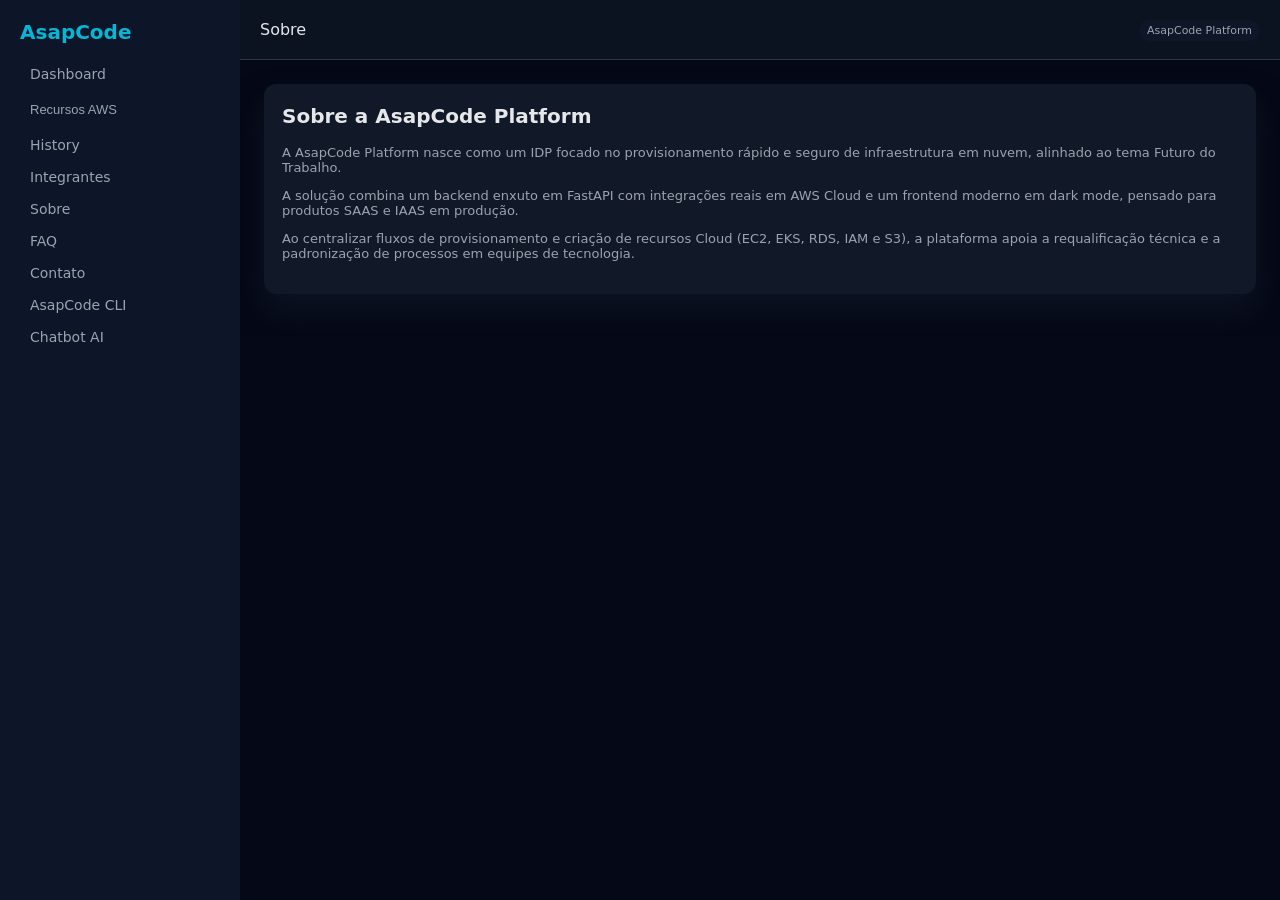
<file: pages/sobre.html>
<!DOCTYPE html>
<html lang="pt-BR">
<head>
  <meta charset="UTF-8" />
  <meta name="viewport" content="width=device-width, initial-scale=1.0" />
  <title>Sobre · AsapCode Platform</title>
  <link rel="stylesheet" href="../css/style.css" />
  <link rel="stylesheet" href="../css/menu-responsive.css" />
</head>
<body>
  <div class="hamburger" onclick="toggleMenu()">☰</div>
  <aside class="sidebar" id="sidebar">
    <h2>AsapCode</h2>
    <a href="../index.html">Dashboard</a>
    <div class="sidebar-section">
      <button class="sidebar-section-toggle" type="button">
        <span>Recursos AWS</span>
        <span class="sidebar-section-arrow"></span>
      </button>
      <div class="sidebar-submenu">
        <a href="../pages/ec2.html">EC2</a>
        <a href="../pages/eks.html">EKS</a>
        <a href="../pages/rds.html">RDS</a>
        <a href="../pages/iam.html">IAM Roles</a>
        <a href="../pages/s3.html">S3</a>
      </div>
    </div>
    <a href="../pages/history.html">History</a>
    <a href="../pages/integrantes.html">Integrantes</a>
    <a href="../pages/sobre.html">Sobre</a>
    <a href="../pages/faq.html">FAQ</a>
    <a href="../pages/contato.html">Contato</a>
    <a href="../pages/solution-01.html">AsapCode CLI</a>
    <a href="../pages/solution-02.html">Chatbot AI</a>
  </aside>
  <header class="topbar">
    <div>Sobre</div>
    <div><span class="badge">AsapCode Platform</span></div>
  </header>
  <!-- Área principal da página -->
  <main class="main">
    <div class="card">
      <h2>Sobre a AsapCode Platform</h2>
      <p style="font-size:13px;color:var(--muted);">
        A AsapCode Platform nasce como um IDP focado no provisionamento rápido e seguro de infraestrutura em nuvem,
        alinhado ao tema Futuro do Trabalho.
      </p>
      <p style="font-size:13px;color:var(--muted);">
        A solução combina um backend enxuto em FastAPI com integrações reais em AWS Cloud e um frontend moderno em dark
        mode, pensado para produtos SAAS e IAAS em produção.
      </p>
      <p style="font-size:13px;color:var(--muted);">
        Ao centralizar fluxos de provisionamento e criação de recursos Cloud (EC2, EKS, RDS, IAM e S3), a plataforma
        apoia a requalificação técnica e a padronização de processos em equipes de tecnologia.
      </p>
    </div>
  </main>
  <script src="../js/menu.js"></script>
</body>
</html>
</file>
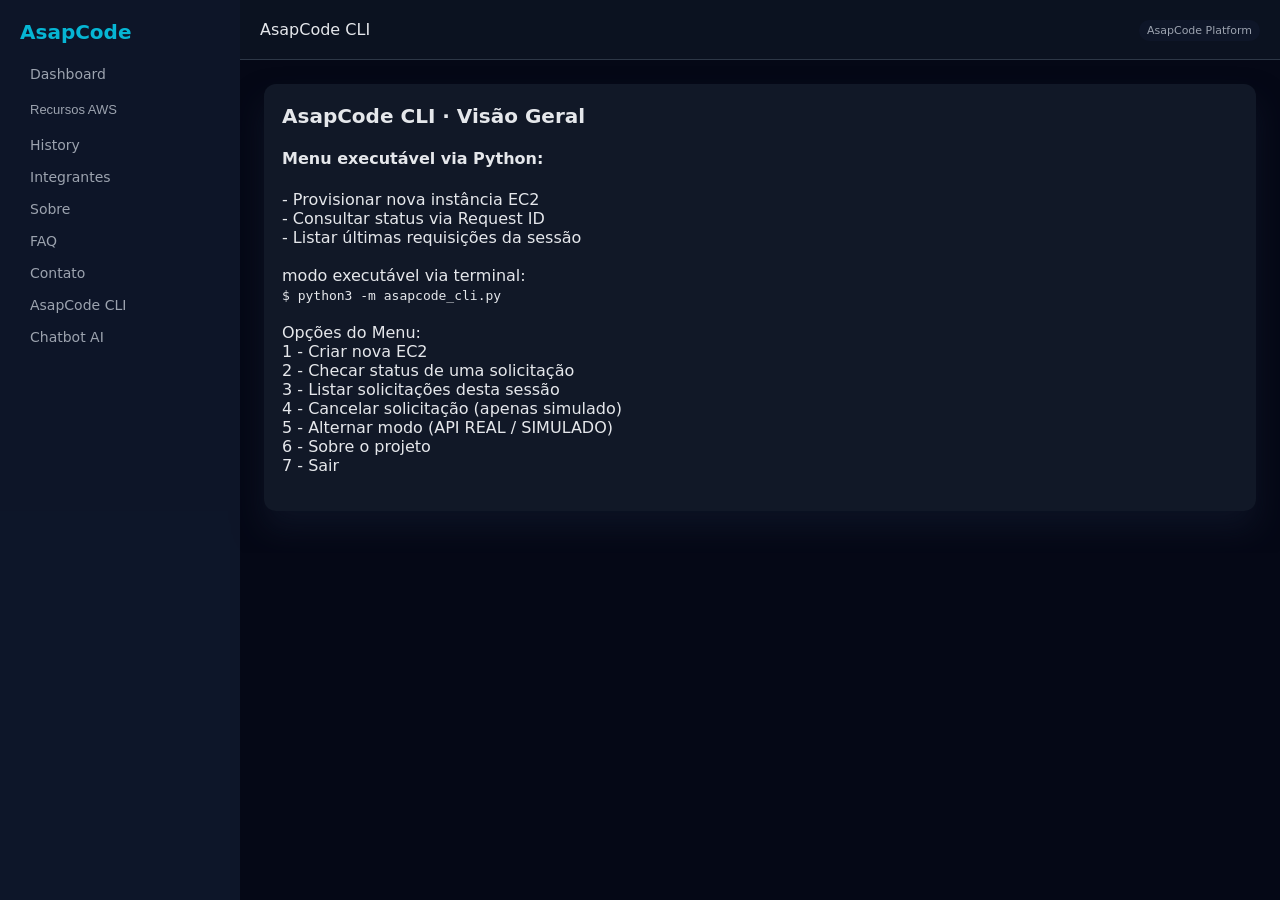
<file: pages/solution-01.html>
<!DOCTYPE html>
<html lang="pt-BR">
<head>
  <meta charset="UTF-8" />
  <meta name="viewport" content="width=device-width, initial-scale=1.0" />
  <title>AsapCode CLI · AsapCode Platform</title>
  <link rel="stylesheet" href="../css/style.css" />
  <link rel="stylesheet" href="../css/menu-responsive.css" />
</head>
<body>
  <div class="hamburger" onclick="toggleMenu()">☰</div>
  <aside class="sidebar" id="sidebar">
    <h2>AsapCode</h2>
    <a href="../index.html">Dashboard</a>
    <div class="sidebar-section">
      <button class="sidebar-section-toggle" type="button">
        <span>Recursos AWS</span>
        <span class="sidebar-section-arrow"></span>
      </button>
      <div class="sidebar-submenu">
        <a href="../pages/ec2.html">EC2</a>
        <a href="../pages/eks.html">EKS</a>
        <a href="../pages/rds.html">RDS</a>
        <a href="../pages/iam.html">IAM Roles</a>
        <a href="../pages/s3.html">S3</a>
      </div>
    </div>
    <a href="../pages/history.html">History</a>
    <a href="../pages/integrantes.html">Integrantes</a>
    <a href="../pages/sobre.html">Sobre</a>
    <a href="../pages/faq.html">FAQ</a>
    <a href="../pages/contato.html">Contato</a>
    <a href="../pages/solution-01.html">AsapCode CLI</a>
    <a href="../pages/solution-02.html">Chatbot AI</a>
  </aside>
  <header class="topbar">
    <div>AsapCode CLI</div>
    <div><span class="badge">AsapCode Platform</span></div>
  </header>
  <!-- Área principal da página -->
  <main class="main">
    <!-- Card de conteúdo -->
    <div class="card">
      <h2>AsapCode CLI · Visão Geral</h2>
      <p style="font-size:13px;color:var(--muted);">
      <h4>Menu executável via Python:</h4>
      - Provisionar nova instância EC2<br>
      - Consultar status via Request ID<br>
      - Listar últimas requisições da sessão<br><br>
      modo executável via terminal:<br>
      <code>$ python3 -m asapcode_cli.py</code><br><br>
      Opções do Menu:<br>
      1 - Criar nova EC2<br>
      2 - Checar status de uma solicitação<br>
      3 - Listar solicitações desta sessão<br>
      4 - Cancelar solicitação (apenas simulado)<br>
      5 - Alternar modo (API REAL / SIMULADO)<br>
      6 - Sobre o projeto<br>
      7 - Sair<br>
      </p>
    </div>
  </main>
  <script src="../js/menu.js"></script>
</body>
</html>
</file>
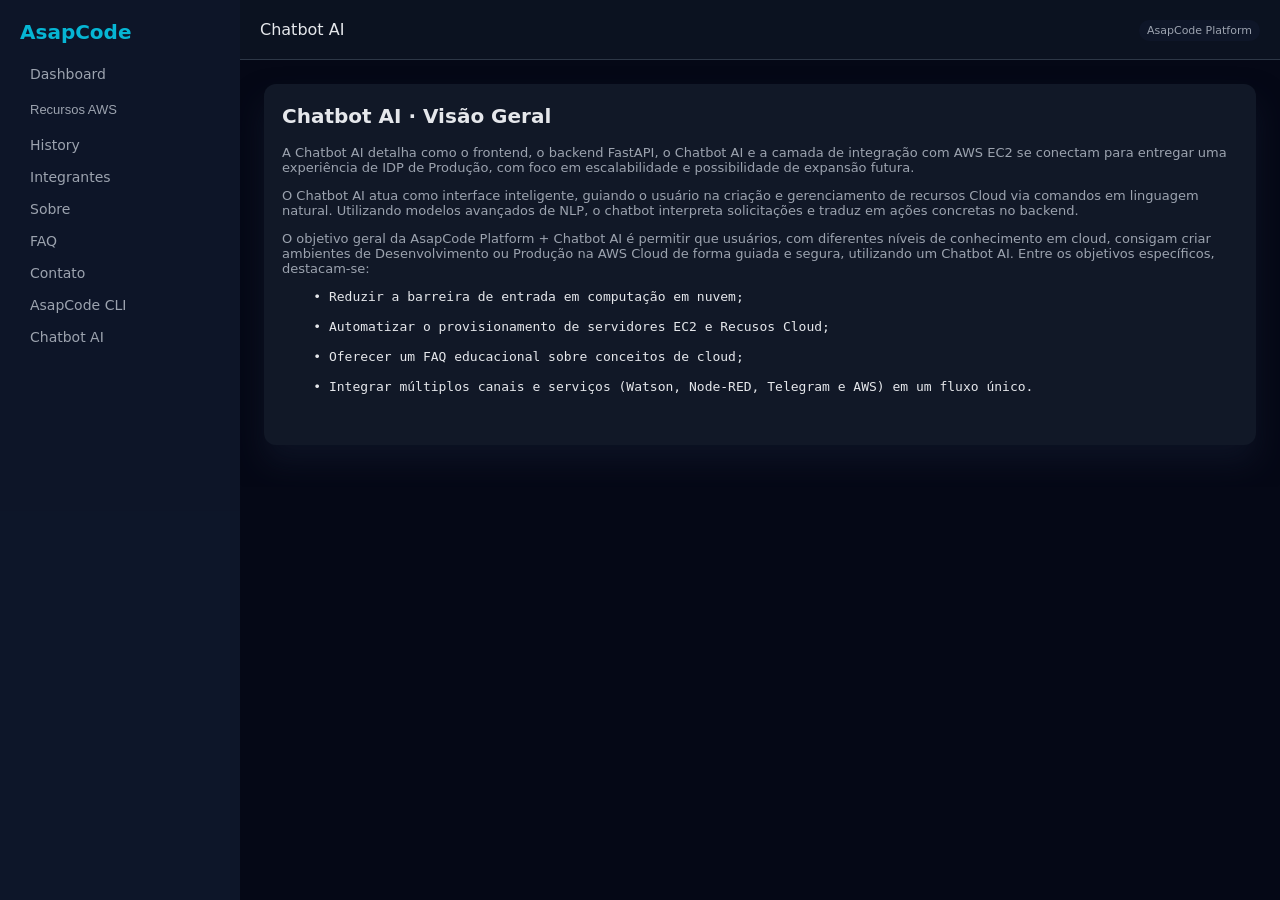
<file: pages/solution-02.html>
<!DOCTYPE html>
<html lang="pt-BR">

<head>
  <meta charset="UTF-8" />
  <meta name="viewport" content="width=device-width, initial-scale=1.0" />
  <title>Chatbot AI · AsapCode Platform</title>
  <link rel="stylesheet" href="../css/style.css" />
  <link rel="stylesheet" href="../css/menu-responsive.css" />

</head>

<body>
  <div class="hamburger" onclick="toggleMenu()">☰</div>
  <aside class="sidebar" id="sidebar">
    <h2>AsapCode</h2>
    <a href="../index.html">Dashboard</a>
    <div class="sidebar-section">
      <button class="sidebar-section-toggle" type="button">
        <span>Recursos AWS</span>
        <span class="sidebar-section-arrow"></span>
      </button>
      <div class="sidebar-submenu">
        <a href="../pages/ec2.html">EC2</a>
        <a href="../pages/eks.html">EKS</a>
        <a href="../pages/rds.html">RDS</a>
        <a href="../pages/iam.html">IAM Roles</a>
        <a href="../pages/s3.html">S3</a>
      </div>
    </div>
    <a href="../pages/history.html">History</a>
    <a href="../pages/integrantes.html">Integrantes</a>
    <a href="../pages/sobre.html">Sobre</a>
    <a href="../pages/faq.html">FAQ</a>
    <a href="../pages/contato.html">Contato</a>
    <a href="../pages/solution-01.html">AsapCode CLI</a>
    <a href="../pages/solution-02.html">Chatbot AI</a>
  </aside>
  <header class="topbar">
    <div>Chatbot AI</div>
    <div><span class="badge">AsapCode Platform</span></div>
  </header>
  <!-- Área principal da página -->
  <main class="main">

    <!-- Card de conteúdo -->
    <div class="card">
      <h2>Chatbot AI · Visão Geral</h2>
      <p style="font-size:13px;color:var(--muted);">
        A Chatbot AI detalha como o frontend, o backend FastAPI, o Chatbot AI e a camada de integração com AWS EC2
        se conectam para entregar uma experiência de IDP de Produção, com foco em escalabilidade
        e possibilidade de expansão futura.
      </p>
      <p style="font-size:13px;color:var(--muted);">
        O Chatbot AI atua como interface inteligente, guiando o usuário na criação e gerenciamento de recursos Cloud
        via comandos em linguagem natural. Utilizando modelos avançados de NLP, o chatbot interpreta solicitações
        e traduz em ações concretas no backend.
      </p>
      <p style="font-size:13px;color:var(--muted);">
        O objetivo geral da AsapCode Platform + Chatbot AI é permitir que usuários, com diferentes níveis de
        conhecimento em cloud, consigam criar ambientes de Desenvolvimento ou Produção na AWS Cloud de forma guiada e
        segura, utilizando um Chatbot AI. Entre os objetivos específicos, destacam-se:<br>
      <pre>
    • Reduzir a barreira de entrada em computação em nuvem;<br>
    • Automatizar o provisionamento de servidores EC2 e Recusos Cloud;<br>
    • Oferecer um FAQ educacional sobre conceitos de cloud;<br>
    • Integrar múltiplos canais e serviços (Watson, Node-RED, Telegram e AWS) em um fluxo único.
    </pre>
      </p>
    </div>

  </main>
  <script src="../js/menu.js"></script>
</body>

</html>
</file>
<file: css/style.css>
/* AsapCode Platform - Final Frontend (Dark SaaS) */
:root {
  --bg:#050816;
  --surface:#0B1220;
  --card:#111827;
  --text:#E5E7EB;
  --muted:#9CA3AF;
  --accent:#06B6D4;
  --accent2:#6366F1;
  --radius:12px;
  --transition:200ms ease;
}
*{box-sizing:border-box;}
body{
  margin:0;
  background:var(--bg);
  color:var(--text);
  font-family:system-ui,-apple-system,BlinkMacSystemFont,"Segoe UI",sans-serif;
}

/* Layout */
.sidebar{
  position:fixed;
  left:0; top:0; bottom:0;
  width:240px;
  background:var(--surface);
  padding:20px;
  display:flex;
  flex-direction:column;
  gap:4px;
}
.sidebar h2{
  margin:0 0 12px;
  font-size:20px;
  color:var(--accent);
}
.sidebar a{
  display:block;
  padding:6px 10px;
  border-radius:8px;
  color:var(--muted);
  text-decoration:none;
  font-size:14px;
  transition:background var(--transition),color var(--transition);
}
.sidebar a:hover{
  background:rgba(148,163,184,0.15);
  color:var(--text);
}

.topbar{
  position:fixed;
  left:240px;
  right:0;
  top:0;
  height:60px;
  background:var(--surface);
  display:flex;
  align-items:center;
  justify-content:space-between;
  padding:0 20px;
  border-bottom:1px solid rgba(148,163,184,0.25);
}
.main{
  margin-left:240px;
  margin-top:60px;
  padding:24px;
}

/* Cards & UI */
.card{
  background:var(--card);
  border-radius:var(--radius);
  padding:20px 18px;
  margin-bottom:18px;
  box-shadow:0 18px 30px rgba(15,23,42,0.7);
}
.card h1,.card h2,.card h3{
  margin-top:0;
}
.card h1{font-size:26px;}
.card h2{font-size:20px;}

.row{
  display:flex;
  gap:18px;
  flex-wrap:wrap;
}
.col-50{flex:1 1 280px;}
.col-33{flex:1 1 220px;}

.btn{
  display:inline-flex;
  align-items:center;
  justify-content:center;
  gap:6px;
  padding:10px 16px;
  border-radius:999px;
  border:none;
  cursor:pointer;
  background:linear-gradient(135deg,var(--accent),var(--accent2));
  color:#020617;
  font-weight:600;
  font-size:14px;
  transition:transform var(--transition),box-shadow var(--transition),opacity var(--transition);
}
.btn:hover{
  opacity:0.95;
  box-shadow:0 10px 25px rgba(56,189,248,0.35);
  transform:translateY(-1px);
}
.btn-outline{
  background:transparent;
  color:var(--accent);
  border:1px solid rgba(148,163,184,0.4);
}
.badge{
  display:inline-flex;
  align-items:center;
  padding:4px 8px;
  border-radius:999px;
  font-size:11px;
  background:rgba(15,23,42,0.9);
  color:var(--muted);
}

/* Forms */
.label{
  font-size:13px;
  color:var(--muted);
  margin-bottom:4px;
  display:block;
}
.input, select, textarea{
  width:100%;
  padding:9px 10px;
  border-radius:9px;
  border:1px solid rgba(148,163,184,0.35);
  background:#020617;
  color:var(--text);
  font-size:13px;
  outline:none;
  margin-bottom:10px;
}
.input:focus, select:focus, textarea:focus{
  border-color:var(--accent);
  box-shadow:0 0 0 1px rgba(56,189,248,0.35);
}
textarea{min-height:120px;resize:vertical;}

/* Table */
.table{
  width:100%;
  border-collapse:collapse;
  font-size:13px;
}
.table th,.table td{
  padding:9px 10px;
  border-bottom:1px solid rgba(30,41,59,0.95);
}
.table th{
  text-align:left;
  color:var(--muted);
  font-weight:500;
}
.table tr:hover td{
  background:rgba(15,23,42,0.9);
}
.status-pill{
  display:inline-flex;
  align-items:center;
  padding:3px 8px;
  border-radius:999px;
  font-size:11px;
  font-weight:600;
}
.status-queued{background:#1d4ed8;color:#e0f2fe;}
.status-provisioning{background:#f97316;color:#fff7ed;}
.status-running{background:#16a34a;color:#ecfdf5;}
.status-error{background:#b91c1c;color:#fee2e2;}

/* Team grid */
.team-grid{
  display:grid;
  grid-template-columns:repeat(auto-fit,minmax(240px,1fr));
  gap:18px;
}
.team-card{
  background:var(--card);
  border-radius:var(--radius);
  padding:16px;
  text-align:center;
}
.team-card img{
  width:96px;
  height:96px;
  border-radius:999px;
  object-fit:cover;
  margin-bottom:10px;
  border:2px solid rgba(148,163,184,0.5);
}
.team-card h3{margin:4px 0 2px;font-size:16px;}
.team-card p{margin:0;font-size:13px;color:var(--muted);}
.team-links{
  margin-top:8px;
  display:flex;
  justify-content:center;
  gap:10px;
}
.team-links a{
  font-size:12px;
  color:var(--accent);
  text-decoration:none;
}

/* FAQ */
.faq-item{border-bottom:1px solid rgba(30,41,59,0.9);padding:10px 0;}
.faq-q{
  cursor:pointer;
  display:flex;
  justify-content:space-between;
  align-items:center;
  font-size:14px;
}
.faq-a{
  font-size:13px;
  color:var(--muted);
  margin-top:6px;
  display:none;
}
.faq-a.open{display:block;}

/* Modal */
.modal-backdrop{
  position:fixed;
  inset:0;
  background:rgba(15,23,42,0.85);
  display:none;
  align-items:center;
  justify-content:center;
  z-index:50;
}
.modal-backdrop.open{display:flex;}
.modal{
  background:var(--surface);
  border-radius:var(--radius);
  padding:20px 18px;
  width:100%;
  max-width:480px;
  box-shadow:0 30px 60px rgba(15,23,42,0.9);
  max-height:80vh;
  overflow-y:auto;
}


/* Permite sempre scroll vertical */
html, body {
  height: auto !important;
  min-height: 100%;
  overflow-x: hidden !important;
  overflow-y: auto !important;
}

/* Corrige desaparecimento quando o zoom muda */
.main {
  min-height: auto !important;
  height: auto !important;
  overflow-y: visible !important;
}

/* Remove qualquer limite que esconda conteúdo */
.card {
  overflow: visible;
}




/* Sidebar submenu for AWS resources */
.sidebar-section{
  margin-top:4px;
}
.sidebar-section-toggle{
  width:100%;
  display:flex;
  align-items:center;
  justify-content:space-between;
  padding:6px 10px;
  border-radius:8px;
  border:none;
  background:transparent;
  color:var(--muted);
  font-size:13px;
  cursor:pointer;
  text-align:left;
}
.sidebar-section-toggle:hover{
  background:rgba(148,163,184,0.15);
  color:var(--text);
}
.sidebar-section-arrow{
  font-size:11px;
  opacity:0.8;
}
.sidebar-submenu{
  margin-top:4px;
  padding-left:8px;
  display:flex;
  flex-direction:column;
  gap:2px;
}
.sidebar-submenu a{
  font-size:13px;
  padding:4px 10px;
}

/* Small screen layout refinements */
@media(max-width:1024px){
  .topbar{
    height:56px;
  }
  .main{
    padding:18px;
  }
}
@media(max-width:720px){
  .row{
    flex-direction:column;
  }
}


.sidebar-section .sidebar-submenu{
  max-height:500px;
  overflow:hidden;
  transition:max-height var(--transition);
}
.sidebar-section:not(.open) .sidebar-submenu{
  max-height:0;
}


/* Hero (home) */
.hero{
  display:flex;
  flex-wrap:wrap;
  gap:24px;
  align-items:stretch;
  margin-bottom:24px;
}
.hero-text{
  flex:2 1 320px;
}
.hero-panel{
  flex:1 1 260px;
}
.hero h1{
  font-size:28px;
  line-height:1.3;
  margin:12px 0 10px;
}
.hero p{
  margin:0 0 14px;
  color:var(--muted);
}
.hero-actions{
  display:flex;
  flex-wrap:wrap;
  gap:10px;
  margin-bottom:14px;
}
.hero-highlights{
  list-style:none;
  padding:0;
  margin:0;
  font-size:13px;
  color:var(--muted);
}
.hero-highlights li{
  margin-bottom:4px;
}
.hero-highlights li::before{
  content:'•';
  color:var(--accent);
  margin-right:6px;
}
.hero-card{
  height:100%;
}
.hero-caption{
  font-size:13px;
  color:var(--muted);
  margin-bottom:10px;
}
.hero-steps{
  margin:0 0 10px;
  padding-left:18px;
  font-size:13px;
  color:var(--muted);
}
.hero-steps li{
  margin-bottom:4px;
}
.hero-footnote{
  font-size:11px;
  color:var(--muted);
}

/* Utilitários de texto */
.text-caption{
  font-size:13px;
  color:var(--muted);
  margin-bottom:10px;
}
.text-caption--no-margin{
  margin-bottom:0;
}

/* Modal actions (buttons alinhados à direita) */
.modal-actions{
  display:flex;
  justify-content:flex-end;
  gap:10px;
  margin-top:8px;
}

/* Hero ajuste mobile */
@media (max-width: 820px){
  .hero{
    flex-direction:column;
  }
}


/* Animations */
.fade-in { opacity:0; animation: fadeIn .8s ease forwards; }
@keyframes fadeIn { from{opacity:0; transform:translateY(10px);} to{opacity:1; transform:translateY(0);} }
.card:hover { transform: translateY(-4px); transition: .25s; }

/* Parallax hero */
.hero { position:relative; }
.hero::after {
  content:"";
  position:absolute; top:0; left:0; right:0; bottom:0;
  background: radial-gradient(circle at top left, rgba(255,255,255,0.05), transparent);
  pointer-events:none;
  animation: floatBg 10s ease-in-out infinite alternate;
}
@keyframes floatBg {
  from { transform: translate(0,0); }
  to { transform: translate(20px,20px); }
}


/* Dashboard metrics */
.metric-card{
  display:flex;
  flex-direction:column;
  gap:4px;
}
.metric-label{
  font-size:12px;
  color:var(--muted);
  text-transform:uppercase;
  letter-spacing:0.06em;
}
.metric-value{
  font-size:26px;
  font-weight:700;
}
.metric-hint{
  font-size:11px;
  color:var(--muted);
}
</file>
<file: css/menu-responsive.css>
/* =============================
   MENU HAMBÚRGUER RESPONSIVO
   AsapCode Platform
   ============================= */

/* Estilo base */
.hamburger {
  display: none;
  position: fixed;
  top: 14px;
  left: 14px;
  font-size: 28px;
  cursor: pointer;
  z-index: 9999;
  color: var(--text);
  background: rgba(0,0,0,0.75);
  padding: 6px 12px;
  border-radius: 6px;
  backdrop-filter: blur(6px);
}

/* Sidebar — comportamento padrão */
.sidebar {
  width: 240px;
  position: fixed;
  top: 0;
  left: 0;
  height: 100vh;
  background: rgba(15,23,42,0.93);
  overflow-y: auto;
  transition: transform .25s ease-in-out;
  z-index: 8000;
  transform: translateX(0);
}

/* =============================
   MOBILE / TABLET
   ============================= */
@media (max-width: 820px) {

  /* EXIBE o hambúrguer */
  .hamburger {
    display: block !important;
  }

  /* Sidebar começa fechada */
  .sidebar {
    transform: translateX(-100%);
  }

  /* Quando aberta */
  .sidebar.open {
    transform: translateX(0);
  }

  /* Ajusta topbar */
  .topbar {
    padding-left: 60px !important;
  }

  /* Conteúdo NÃO some no mobile */
  .main {
    margin-left: 0 !important;
    padding-left: 18px !important;
    padding-right: 18px !important;
  }
}
</file>
<file: css/integrantes.css>
/* ================================
   AsapCode Platform · Integrantes
   ================================ */

/* Grid de integrantes */
#team-grid {
    display: grid;
    gap: 22px;
    grid-template-columns: repeat(auto-fit, minmax(230px, 1fr));
}

/* Card individual */
.team-card {
    background: var(--card);
    border-radius: var(--radius);
    padding: 18px;
    text-align: center;
    box-shadow: 0 14px 30px rgba(0, 0, 0, 0.55);
    transition: transform 160ms ease, box-shadow 160ms ease;
}

/* Hover */
.team-card:hover {
    transform: translateY(-3px);
    box-shadow: 0 18px 36px rgba(0, 0, 0, 0.65);
}

/* Foto */
.team-card img {
    width: 96px;
    height: 96px;
    border-radius: 999px;
    object-fit: cover;
    margin-bottom: 10px;
    border: 2px solid rgba(255, 255, 255, 0.16);
    transition: border-color 160ms ease;
}

.team-card:hover img {
    border-color: var(--accent);
}

/* Nome */
.team-card h3 {
    margin: 4px 0 2px;
    font-size: 16px;
}

/* RM / Turma */
.team-card .muted {
    margin: 0;
    font-size: 13px;
    color: var(--muted);
}

/* Links */
.team-links {
    margin-top: 10px;
    display: flex;
    justify-content: center;
    gap: 10px;
}

.team-links a {
    font-size: 13px;
    color: var(--accent);
    text-decoration: none;
    font-weight: 500;
    transition: color 160ms ease, opacity 160ms ease;
}

.team-links a:hover {
    opacity: 0.9;
    color: var(--accent2);
}
</file>
